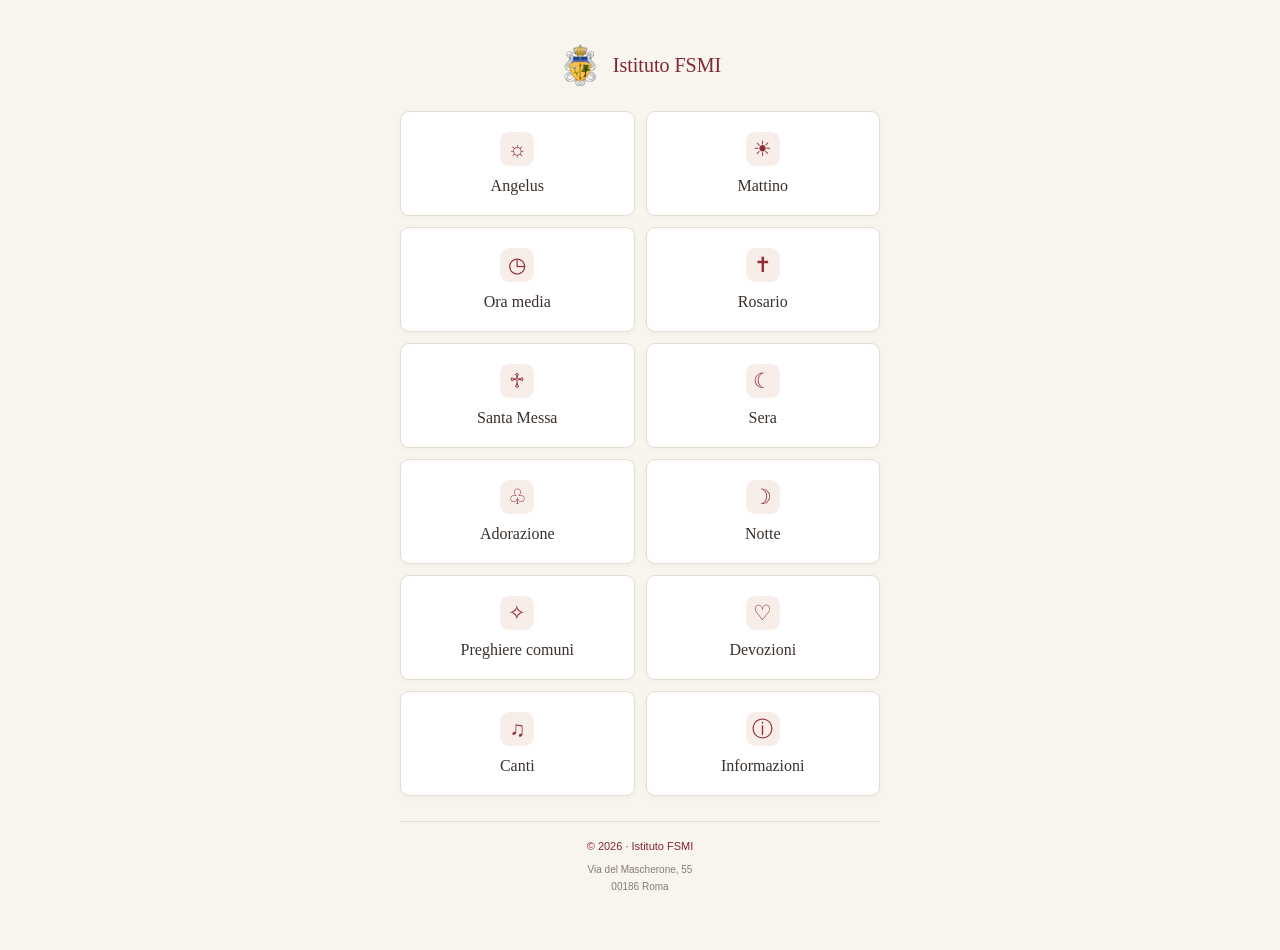
<file: index.html>
<!DOCTYPE html>
<html lang="it">
<head>
    <meta charset="UTF-8">
    <meta name="viewport" content="width=device-width, initial-scale=1.0">

    <title>Istituto FSMI - Preghiere</title>

    <meta name="theme-color" content="#f8f5ef">
    <meta name="apple-mobile-web-app-capable" content="yes">

    <link rel="stylesheet" href="css/style.css">
    <link rel="manifest" href="manifest.webmanifest">

    <style>
        :root {
            --background: #f8f5ef;
            --surface: #ffffff;
            --text: #39312c;
            --red: #842630;
            --icon-bg: #f8eee9;
            --icon-color: #922d36;
            --border: #e7ddcf;
            --muted: #877b70;
        }

        * {
            box-sizing: border-box;
        }

        body {
            margin: 0;
            min-height: 100vh;
            background: var(--background);
            color: var(--text);
            font-family: Arial, sans-serif;
            -webkit-font-smoothing: antialiased;
        }

        a {
            color: inherit;
            text-decoration: none;
        }

        /* MAIN PAGE */

        .page {
            width: min(100% - 28px, 480px);
            margin: 0 auto;
            padding: 24px 0 20px;
        }

        /* HEADER */

        .brand {
            display: flex;
            justify-content: center;
            align-items: center;
            gap: 11px;
            margin: 2px 0 24px;
        }

        .logo {
            width: 43px;
            height: 43px;
            object-fit: contain;
        }

        .brand-name {
            margin: 0;
            color: var(--red);
            font-family: Georgia, "Times New Roman", serif;
            font-size: 20px;
            font-weight: 400;
        }

        /* NAVIGATION GRID */

        .navigation-grid {
            display: grid;
            grid-template-columns: repeat(2, minmax(0, 1fr));
            gap: 11px;
        }

        .navigation-card {
            display: flex;
            flex-direction: column;
            justify-content: center;
            align-items: center;
            gap: 10px;

            min-width: 0;
            min-height: 105px;
            padding: 12px 8px;

            background: var(--surface);
            border: 1px solid var(--border);
            border-radius: 9px;

            text-align: center;

            box-shadow: 0 2px 5px rgba(71, 50, 28, 0.04);

            transition:
                transform 150ms ease,
                background 150ms ease,
                border-color 150ms ease;

            -webkit-tap-highlight-color: transparent;
        }

        .navigation-icon {
            display: grid;
            place-items: center;

            width: 34px;
            height: 34px;

            border-radius: 9px;
            background: var(--icon-bg);

            color: var(--icon-color);
            font-size: 21px;
            line-height: 1;
        }

        .navigation-title {
            color: var(--text);
            font-family: Georgia, "Times New Roman", serif;
            font-size: 16px;
            font-weight: 400;
            line-height: 1.2;
        }

        /* INTERACTION */

        @media (hover: hover) {
            .navigation-card:hover {
                background: #fffdfa;
                border-color: #d9c6ad;
            }
        }

        .navigation-card:active {
            transform: scale(0.98);
            background: #f5eee5;
        }

        .navigation-card:focus-visible {
            outline: 2px solid #b18a4b;
            outline-offset: 3px;
        }

        /* FOOTER */

        .footer {
            margin-top: 25px;
            padding-top: 15px;
            border-top: 1px solid var(--border);
            text-align: center;
        }

        .copyright {
            margin: 0 0 6px;
            color: var(--red);
            font-size: 11px;
        }

        .address {
            margin: 0;
            color: var(--muted);
            font-size: 10px;
            line-height: 1.7;
        }

        /* SMALL SCREENS */

        @media (max-width: 350px) {
            .page {
                width: min(100% - 22px, 480px);
            }

            .navigation-grid {
                gap: 8px;
            }

            .navigation-card {
                min-height: 96px;
                padding: 9px 5px;
            }

            .navigation-title {
                font-size: 14px;
            }

            .brand-name {
                font-size: 18px;
            }
        }

        /* ACCESSIBILITY */

        @media (prefers-reduced-motion: reduce) {
            *,
            *::before,
            *::after {
                scroll-behavior: auto !important;
                transition-duration: 0.01ms !important;
            }
        }
    </style>
</head>

<body>

    <main class="page">

        <!-- HEADER -->

        <header class="brand">
            <img
                src="images/logo.png"
                alt="Logo FSMI"
                class="logo"
            >

            <h1 class="brand-name">Istituto FSMI</h1>
        </header>


        <!-- NAVIGATION -->

        <nav class="navigation-grid" aria-label="Navigazione principale">

            <a href="angelus.html" class="navigation-card">
                <span class="navigation-icon" aria-hidden="true">☼</span>
                <span class="navigation-title">Angelus</span>
            </a>

            <a href="morning-prayer.html" class="navigation-card">
                <span class="navigation-icon" aria-hidden="true">☀</span>
                <span class="navigation-title">Mattino</span>
            </a>

            <a href="sesta-nona.html" class="navigation-card">
                <span class="navigation-icon" aria-hidden="true">◷</span>
                <span class="navigation-title">Ora media</span>
            </a>

            <a href="rosary.html" class="navigation-card">
                <span class="navigation-icon" aria-hidden="true">✝</span>
                <span class="navigation-title">Rosario</span>
            </a>

            <a href="mass-guide.html" class="navigation-card">
                <span class="navigation-icon" aria-hidden="true">♱</span>
                <span class="navigation-title">Santa Messa</span>
            </a>

            <a href="evening-prayer.html" class="navigation-card">
                <span class="navigation-icon" aria-hidden="true">☾</span>
                <span class="navigation-title">Sera</span>
            </a>

            <a href="adorazione.html" class="navigation-card">
                <span class="navigation-icon" aria-hidden="true">♧</span>
                <span class="navigation-title">Adorazione</span>
            </a>

            <a href="night-prayer.html" class="navigation-card">
                <span class="navigation-icon" aria-hidden="true">☽</span>
                <span class="navigation-title">Notte</span>
            </a>

            <a href="basic-prayers.html" class="navigation-card">
                <span class="navigation-icon" aria-hidden="true">✧</span>
                <span class="navigation-title">Preghiere comuni</span>
            </a>

            <a href="devotions.html" class="navigation-card">
                <span class="navigation-icon" aria-hidden="true">♡</span>
                <span class="navigation-title">Devozioni</span>
            </a>

            <a href="songbook.html" class="navigation-card">
                <span class="navigation-icon" aria-hidden="true">♫</span>
                <span class="navigation-title">Canti</span>
            </a>

            <a href="about.html" class="navigation-card">
                <span class="navigation-icon" aria-hidden="true">ⓘ</span>
                <span class="navigation-title">Informazioni</span>
            </a>

        </nav>


        <!-- FOOTER -->

        <footer class="footer">

            <p class="copyright">
                © 2026 · Istituto FSMI
            </p>

            <p class="address">
                Via del Mascherone, 55<br>
                00186 Roma
            </p>

        </footer>

    </main>

    <script src="js/navigation.js"></script>

</body>
</html>
</file>
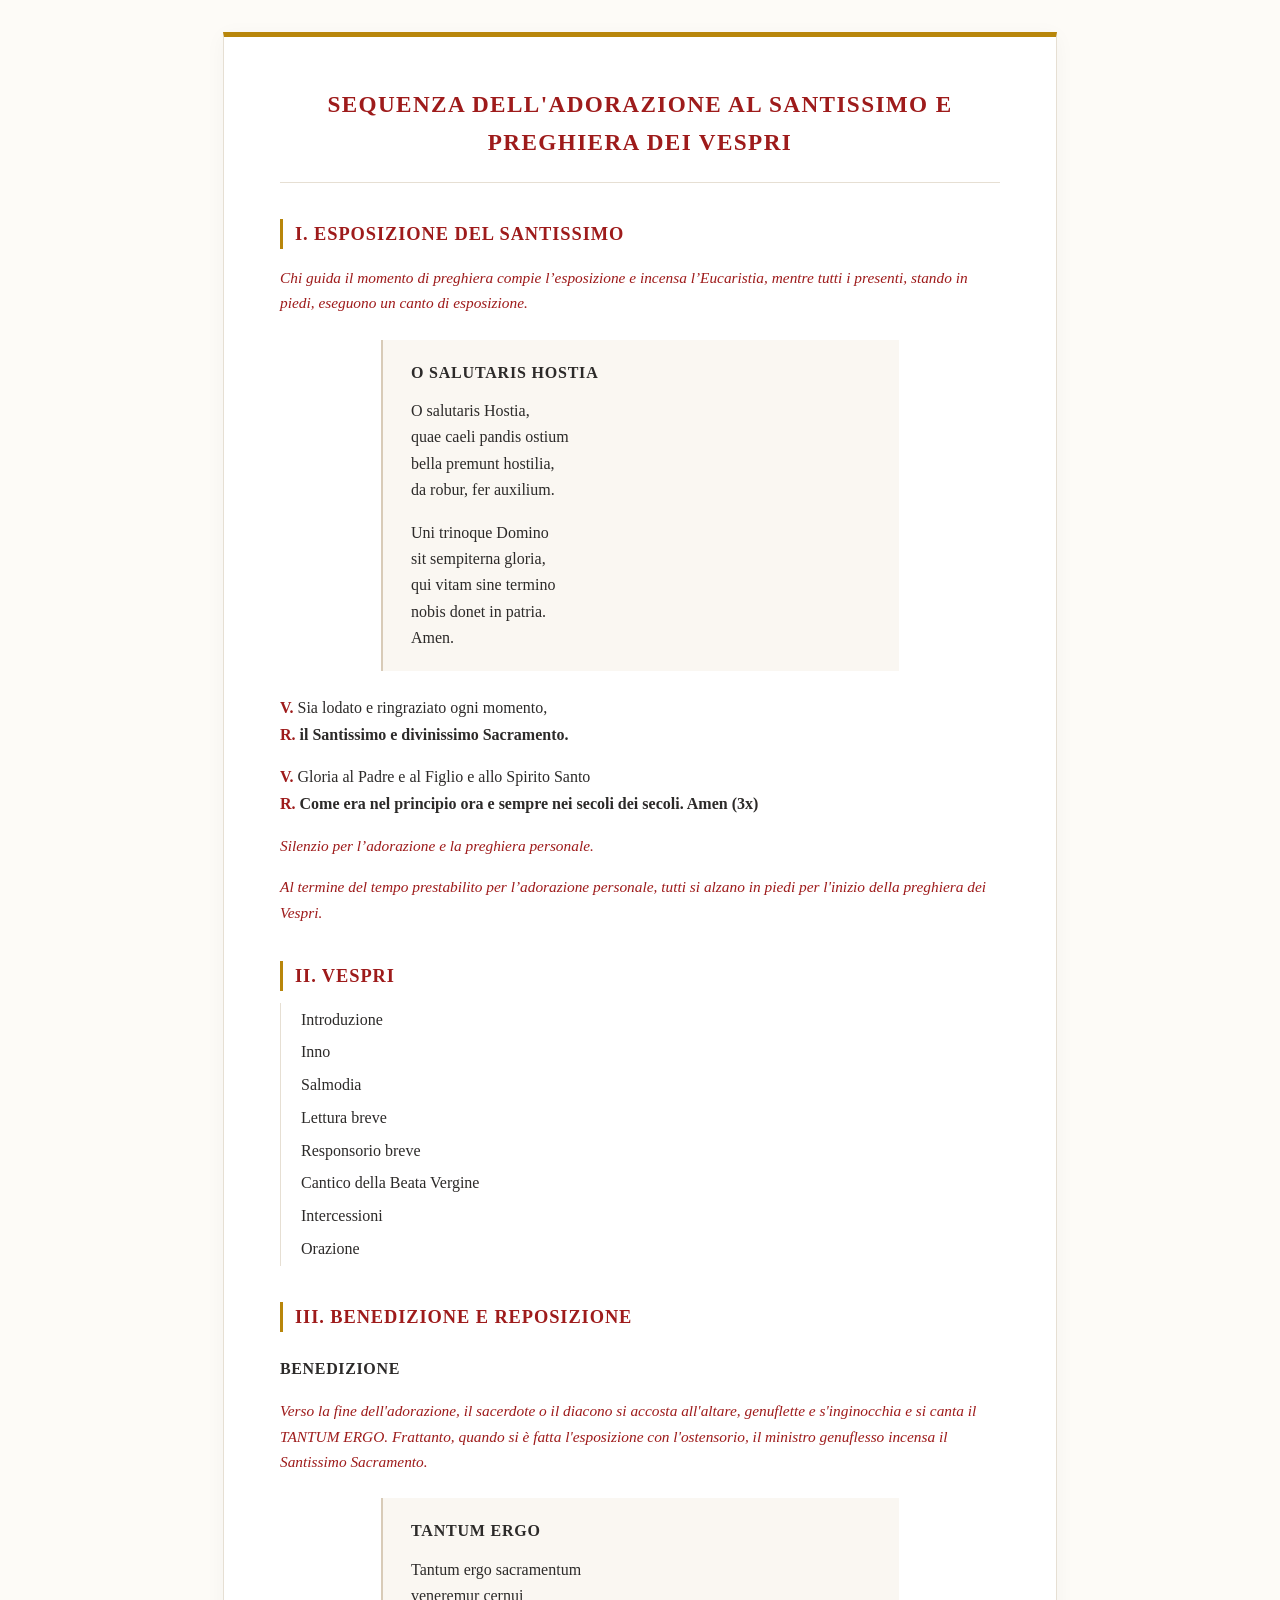
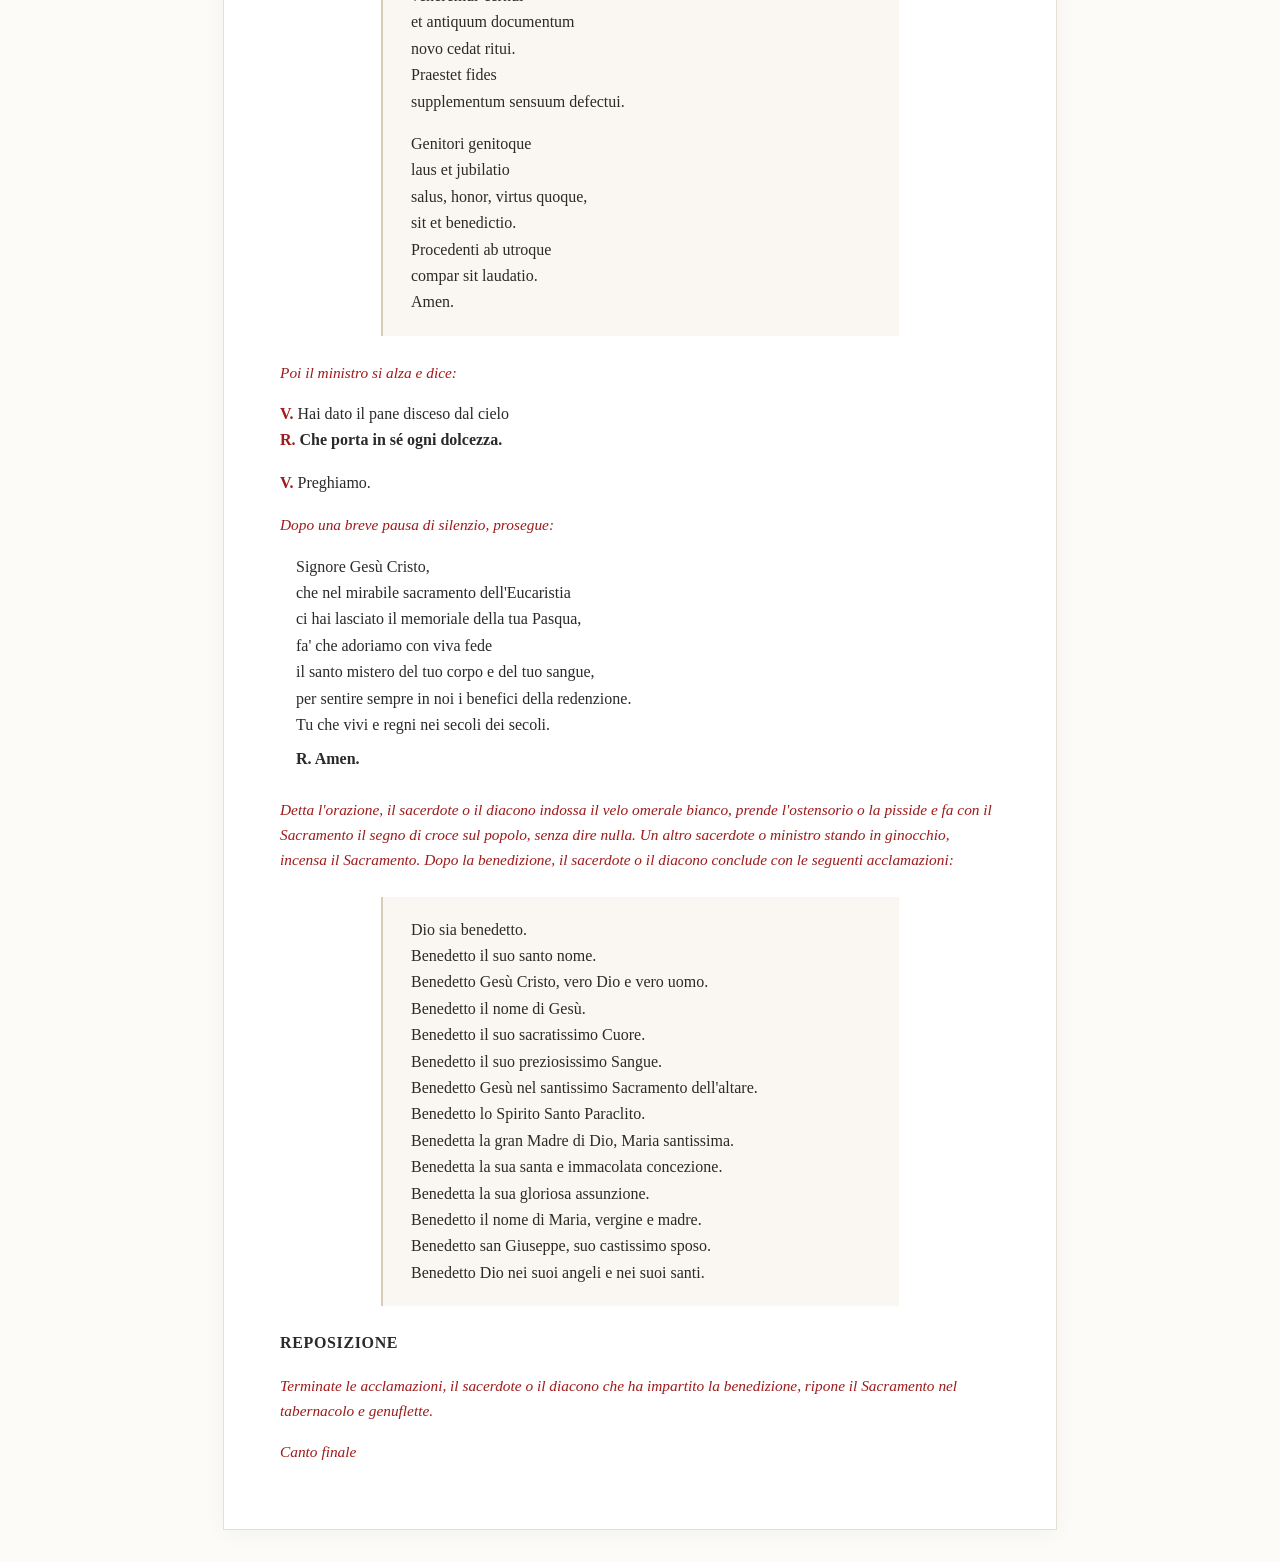
<file: adorazione.html>
<!DOCTYPE html>
<html lang="it">
<head>
  <meta charset="UTF-8">
  <meta name="viewport" content="width=device-width, initial-scale=1.0">
  <title>Sequenza dell'Adorazione al Santissimo e Preghiera dei Vespri</title>
  <style>
    :root {
      --rubric-red: #9e1b1b;
      --gold-accent: #b8860b;
      --text-dark: #2c2a29;
      --bg-parchment: #fdfbf7;
      --card-bg: #ffffff;
    }

    body {
      font-family: "Georgia", "Times New Roman", serif;
      line-height: 1.65;
      color: var(--text-dark);
      background-color: var(--bg-parchment);
      margin: 0;
      padding: 2rem 1rem;
    }

    .liturgy-container {
      max-width: 720px;
      margin: 0 auto;
      background-color: var(--card-bg);
      padding: 3rem 3.5rem;
      border: 1px solid #e6dfd3;
      border-top: 5px solid var(--gold-accent);
      box-shadow: 0 4px 20px rgba(0, 0, 0, 0.04);
    }

    h1 {
      text-align: center;
      font-size: 1.45rem;
      letter-spacing: 0.06em;
      color: var(--rubric-red);
      border-bottom: 1px solid #e6dfd3;
      padding-bottom: 1.25rem;
      margin-top: 0;
      margin-bottom: 2rem;
    }

    h2 {
      font-size: 1.15rem;
      letter-spacing: 0.05em;
      color: var(--rubric-red);
      margin-top: 2.25rem;
      margin-bottom: 0.75rem;
      border-left: 3px solid var(--gold-accent);
      padding-left: 0.75rem;
    }

    h3 {
      font-size: 1rem;
      letter-spacing: 0.04em;
      color: var(--text-dark);
      margin-top: 1.5rem;
      margin-bottom: 0.5rem;
    }

    .rubric {
      color: var(--rubric-red);
      font-style: italic;
      margin: 1rem 0;
      font-size: 0.96rem;
    }

    .hymn, .acclamations {
      margin: 1.5rem auto;
      padding: 1.25rem 1.75rem;
      background-color: #faf7f2;
      border-left: 2px solid #d8cbb8;
      max-width: 460px;
    }

    .hymn-title {
      font-weight: bold;
      letter-spacing: 0.05em;
      margin-bottom: 0.75rem;
      color: var(--text-dark);
    }

    .stanza {
      margin-bottom: 1rem;
    }

    .stanza:last-child {
      margin-bottom: 0;
    }

    .versicle-response {
      margin: 1rem 0;
    }

    .versicle-response .label {
      color: var(--rubric-red);
      font-weight: bold;
    }

    .response {
      font-weight: bold;
    }

    .vespri-list {
      list-style-type: none;
      padding-left: 1.25rem;
      margin: 0.75rem 0 1.5rem;
      border-left: 1px solid #e6dfd3;
    }

    .vespri-list li {
      padding: 0.2rem 0;
    }

    .prayer {
      margin: 1rem 0 1.5rem;
      padding-left: 1rem;
    }

    @media (max-width: 600px) {
      .liturgy-container {
        padding: 1.75rem 1.25rem;
      }
      .hymn, .acclamations {
        padding: 1rem;
      }
    }
  </style>
</head>
<body>

  <main class="liturgy-container">
    <h1>SEQUENZA DELL'ADORAZIONE AL SANTISSIMO E PREGHIERA DEI VESPRI</h1>

    <h2>I. ESPOSIZIONE DEL SANTISSIMO</h2>
    <p class="rubric">
      Chi guida il momento di preghiera compie l’esposizione e incensa l’Eucaristia, mentre tutti i presenti, stando in piedi, eseguono un canto di esposizione.
    </p>

    <div class="hymn">
      <div class="hymn-title">O SALUTARIS HOSTIA</div>
      <div class="stanza">
        O salutaris Hostia,<br>
        quae caeli pandis ostium<br>
        bella premunt hostilia,<br>
        da robur, fer auxilium.
      </div>
      <div class="stanza">
        Uni trinoque Domino<br>
        sit sempiterna gloria,<br>
        qui vitam sine termino<br>
        nobis donet in patria.<br>
        Amen.
      </div>
    </div>

    <div class="versicle-response">
      <div><span class="label">V.</span> Sia lodato e ringraziato ogni momento,</div>
      <div class="response"><span class="label">R.</span> il Santissimo e divinissimo Sacramento.</div>
    </div>

    <div class="versicle-response">
      <div><span class="label">V.</span> Gloria al Padre e al Figlio e allo Spirito Santo</div>
      <div class="response"><span class="label">R.</span> Come era nel principio ora e sempre nei secoli dei secoli. Amen (3x)</div>
    </div>

    <p class="rubric">Silenzio per l’adorazione e la preghiera personale.</p>
    <p class="rubric">Al termine del tempo prestabilito per l’adorazione personale, tutti si alzano in piedi per l'inizio della preghiera dei Vespri.</p>

    <h2>II. VESPRI</h2>
    <ul class="vespri-list">
      <li>Introduzione</li>
      <li>Inno</li>
      <li>Salmodia</li>
      <li>Lettura breve</li>
      <li>Responsorio breve</li>
      <li>Cantico della Beata Vergine</li>
      <li>Intercessioni</li>
      <li>Orazione</li>
    </ul>

    <h2>III. BENEDIZIONE E REPOSIZIONE</h2>
    
    <h3>BENEDIZIONE</h3>
    <p class="rubric">
      Verso la fine dell'adorazione, il sacerdote o il diacono si accosta all'altare, genuflette e s'inginocchia e si canta il TANTUM ERGO. Frattanto, quando si è fatta l'esposizione con l'ostensorio, il ministro genuflesso incensa il Santissimo Sacramento.
    </p>

    <div class="hymn">
      <div class="hymn-title">TANTUM ERGO</div>
      <div class="stanza">
        Tantum ergo sacramentum<br>
        veneremur cernui<br>
        et antiquum documentum<br>
        novo cedat ritui.<br>
        Praestet fides<br>
        supplementum sensuum defectui.
      </div>
      <div class="stanza">
        Genitori genitoque<br>
        laus et jubilatio<br>
        salus, honor, virtus quoque,<br>
        sit et benedictio.<br>
        Procedenti ab utroque<br>
        compar sit laudatio.<br>
        Amen.
      </div>
    </div>

    <p class="rubric">Poi il ministro si alza e dice:</p>

    <div class="versicle-response">
      <div><span class="label">V.</span> Hai dato il pane disceso dal cielo</div>
      <div class="response"><span class="label">R.</span> Che porta in sé ogni dolcezza.</div>
    </div>

    <div class="versicle-response">
      <div><span class="label">V.</span> Preghiamo.</div>
    </div>

    <p class="rubric">Dopo una breve pausa di silenzio, prosegue:</p>

    <div class="prayer">
      Signore Gesù Cristo,<br>
      che nel mirabile sacramento dell'Eucaristia<br>
      ci hai lasciato il memoriale della tua Pasqua,<br>
      fa' che adoriamo con viva fede<br>
      il santo mistero del tuo corpo e del tuo sangue,<br>
      per sentire sempre in noi i benefici della redenzione.<br>
      Tu che vivi e regni nei secoli dei secoli.<br>
      <div class="response" style="margin-top: 0.5rem;"><span class="label">R.</span> Amen.</div>
    </div>

    <p class="rubric">
      Detta l'orazione, il sacerdote o il diacono indossa il velo omerale bianco, prende l'ostensorio o la pisside e fa con il Sacramento il segno di croce sul popolo, senza dire nulla. Un altro sacerdote o ministro stando in ginocchio, incensa il Sacramento. Dopo la benedizione, il sacerdote o il diacono conclude con le seguenti acclamazioni:
    </p>

    <div class="acclamations">
      Dio sia benedetto.<br>
      Benedetto il suo santo nome.<br>
      Benedetto Gesù Cristo, vero Dio e vero uomo.<br>
      Benedetto il nome di Gesù.<br>
      Benedetto il suo sacratissimo Cuore.<br>
      Benedetto il suo preziosissimo Sangue.<br>
      Benedetto Gesù nel santissimo Sacramento dell'altare.<br>
      Benedetto lo Spirito Santo Paraclito.<br>
      Benedetta la gran Madre di Dio, Maria santissima.<br>
      Benedetta la sua santa e immacolata concezione.<br>
      Benedetta la sua gloriosa assunzione.<br>
      Benedetto il nome di Maria, vergine e madre.<br>
      Benedetto san Giuseppe, suo castissimo sposo.<br>
      Benedetto Dio nei suoi angeli e nei suoi santi.
    </div>

    <h3>REPOSIZIONE</h3>
    <p class="rubric">
      Terminate le acclamazioni, il sacerdote o il diacono che ha impartito la benedizione, ripone il Sacramento nel tabernacolo e genuflette.
    </p>
    <p class="rubric">Canto finale</p>
  </main>

</body>
</html>
</file>
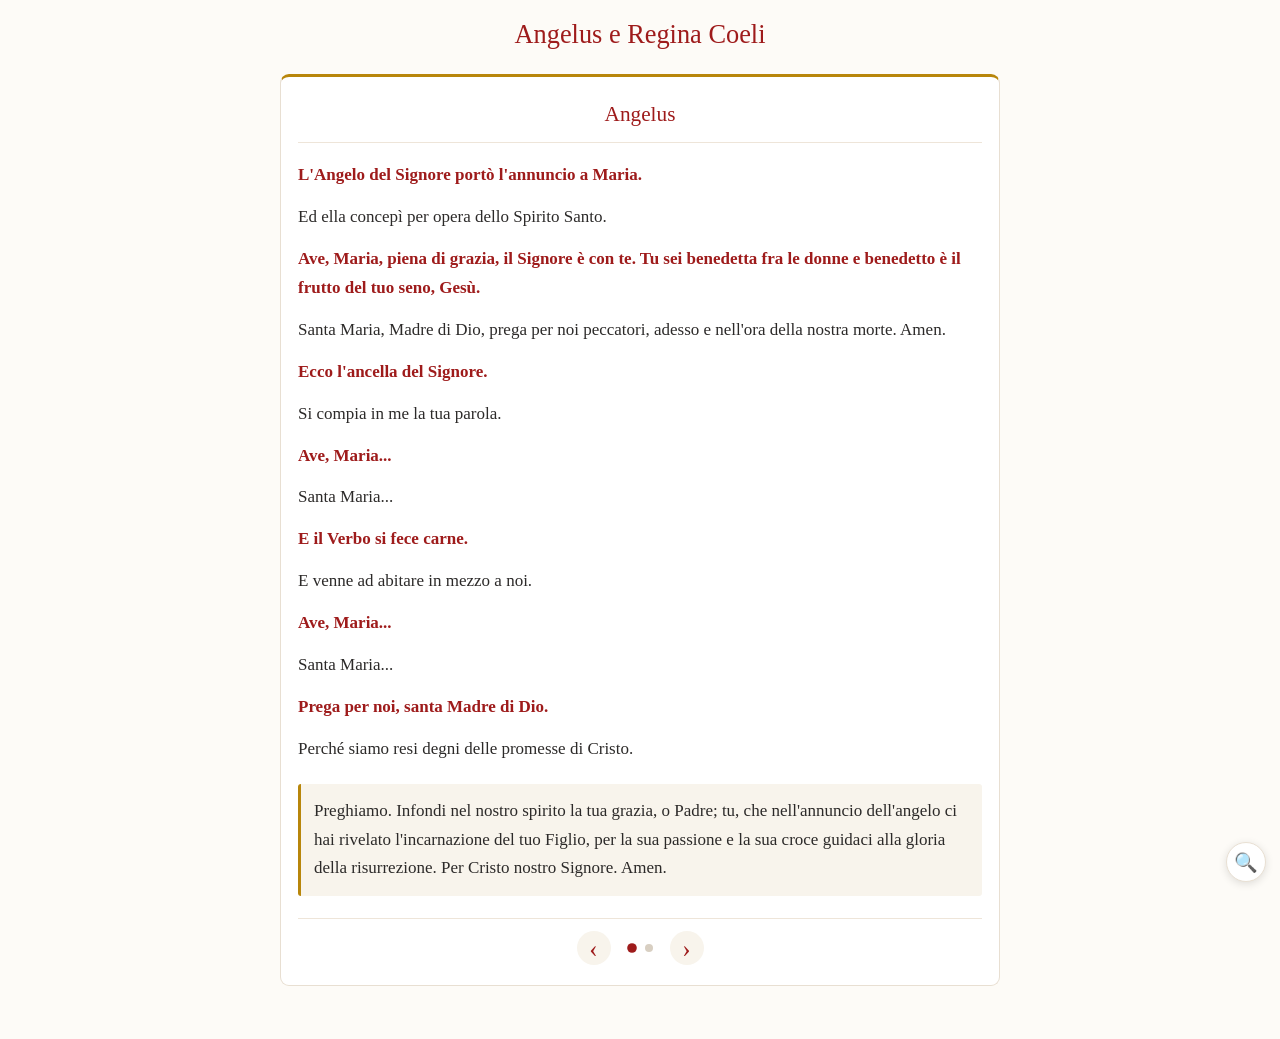
<file: angelus.html>
<!DOCTYPE html>
<html lang="it">

<head>
    <meta charset="UTF-8">
    <meta name="viewport" content="width=device-width, initial-scale=1.0">

    <meta name="theme-color" content="#fdfbf7">

    <link rel="manifest" href="manifest.webmanifest">
    <link rel="stylesheet" href="css/style.css">

    <title>Angelus e Regina Coeli</title>
</head>

<body data-zoom="true">

    <main class="prayer-container">

        <header class="page-header">
            <h1>Angelus e Regina Coeli</h1>
        </header>

        <!-- =================================
             SLIDER 1: ANGELUS / REGINA COELI
        ================================== -->

        <section class="prayer-card">

            <div class="content-slider">

                <div class="slider-pages">

                    <!-- ANGELUS -->
                    <article class="slider-page active">

                        <h2>Angelus</h2>

                        <div class="prayer-text">

                            <p class="rubric">
                                L'Angelo del Signore portò l'annuncio a Maria.
                            </p>
                            <p>
                                Ed ella concepì per opera dello Spirito Santo.
                            </p>

                            <p class="rubric">
                                Ave, Maria, piena di grazia, il Signore è con te.
                                Tu sei benedetta fra le donne e benedetto è il frutto
                                del tuo seno, Gesù.
                            </p>
                            <p>
                                Santa Maria, Madre di Dio, prega per noi peccatori,
                                adesso e nell'ora della nostra morte. Amen.
                            </p>

                            <p class="rubric">
                                Ecco l'ancella del Signore.
                            </p>
                            <p>
                                Si compia in me la tua parola.
                            </p>

                            <p class="rubric">
                                Ave, Maria...
                            </p>
                            <p>
                                Santa Maria...
                            </p>

                            <p class="rubric">
                                E il Verbo si fece carne.
                            </p>
                            <p>
                                E venne ad abitare in mezzo a noi.
                            </p>

                            <p class="rubric">
                                Ave, Maria...
                            </p>
                            <p>
                                Santa Maria...
                            </p>

                            <p class="rubric">
                                Prega per noi, santa Madre di Dio.
                            </p>
                            <p>
                                Perché siamo resi degni delle promesse di Cristo.
                            </p>

                            <p class="prayer">
                                Preghiamo.
                                Infondi nel nostro spirito la tua grazia, o Padre;
                                tu, che nell'annuncio dell'angelo ci hai rivelato
                                l'incarnazione del tuo Figlio, per la sua passione
                                e la sua croce guidaci alla gloria della risurrezione.
                                Per Cristo nostro Signore. Amen.
                            </p>

                        </div>

                    </article>


                    <!-- REGINA COELI -->
                    <article class="slider-page">

                        <h2>Regina Coeli</h2>

                        <div class="language-container">

                            <div class="language-buttons">

                                <button type="button"
                                    class="language-button active"
                                    data-language-target="regina-italiano">
                                    Italiano
                                </button>

                                <button type="button"
                                    class="language-button"
                                    data-language-target="regina-latino">
                                    Latino
                                </button>

                            </div>

                            <div id="regina-italiano"
    class="prayer-language active">

    <p class="rubric">
        Regina dei cieli, rallegrati, alleluia.
    </p>
    <p>
        Cristo, che hai portato nel grembo, alleluia,
        è risorto, come aveva promesso, alleluia.
    </p>
    <p class="rubric">
        Prega il Signore per noi, alleluia.
    </p>
    <p>
        Perché siamo resi degni delle promesse di Cristo.
    </p>

    <p class="prayer">
        Preghiamo.
        O Dio, che nella gloriosa risurrezione del tuo Figlio
        hai ridato la gioia al mondo intero, per intercessione
        di Maria Vergine concedi a noi di godere la gioia
        della vita senza fine. Per Cristo nostro Signore. Amen.
    </p>

</div>

                            <div id="regina-latino"
    class="prayer-language">

    <p class="rubric">
        Regina caeli, laetare, alleluia.
    </p>
    <p>
        Quia quem meruisti portare, alleluia,
        resurrexit, sicut dixit, alleluia.
    </p>
    <p class="rubric">
        Ora pro nobis Deum, alleluia.
    </p>
    <p>
        Gaude et laetare virgo Maria, alleluia, quia quem resurrexit..
    </p>

    <p class="prayer">
        Oremus.
        Deus, qui per resurrectionem Filii tui,
        Domini nostri Iesu Christi, mundum laetificare
        dignatus es: praesta, quaesumus, ut per eius
        Genetricem Virginem Mariam perpetuae capiamus
        gaudia vitae. Per eundem Christum Dominum
        nostrum. Amen.
    </p>

</div>

                        </div>

                    </article>

                </div>


                <!-- SLIDER NAVIGATION -->
                <nav class="slider-navigation" aria-label="Navigazione">

                    <button type="button" class="slider-prev"
                        aria-label="Pagina precedente">
                        ‹
                    </button>

                    <div class="slider-dots"></div>

                    <button type="button" class="slider-next"
                        aria-label="Pagina successiva">
                        ›
                    </button>

                </nav>

            </div>

        </section>


        <!-- =================================
             OTHER PRAYER CONTENT
        ================================== -->



    </main>

    <script src="js/app.js"></script>

</body>
</html>
</file>
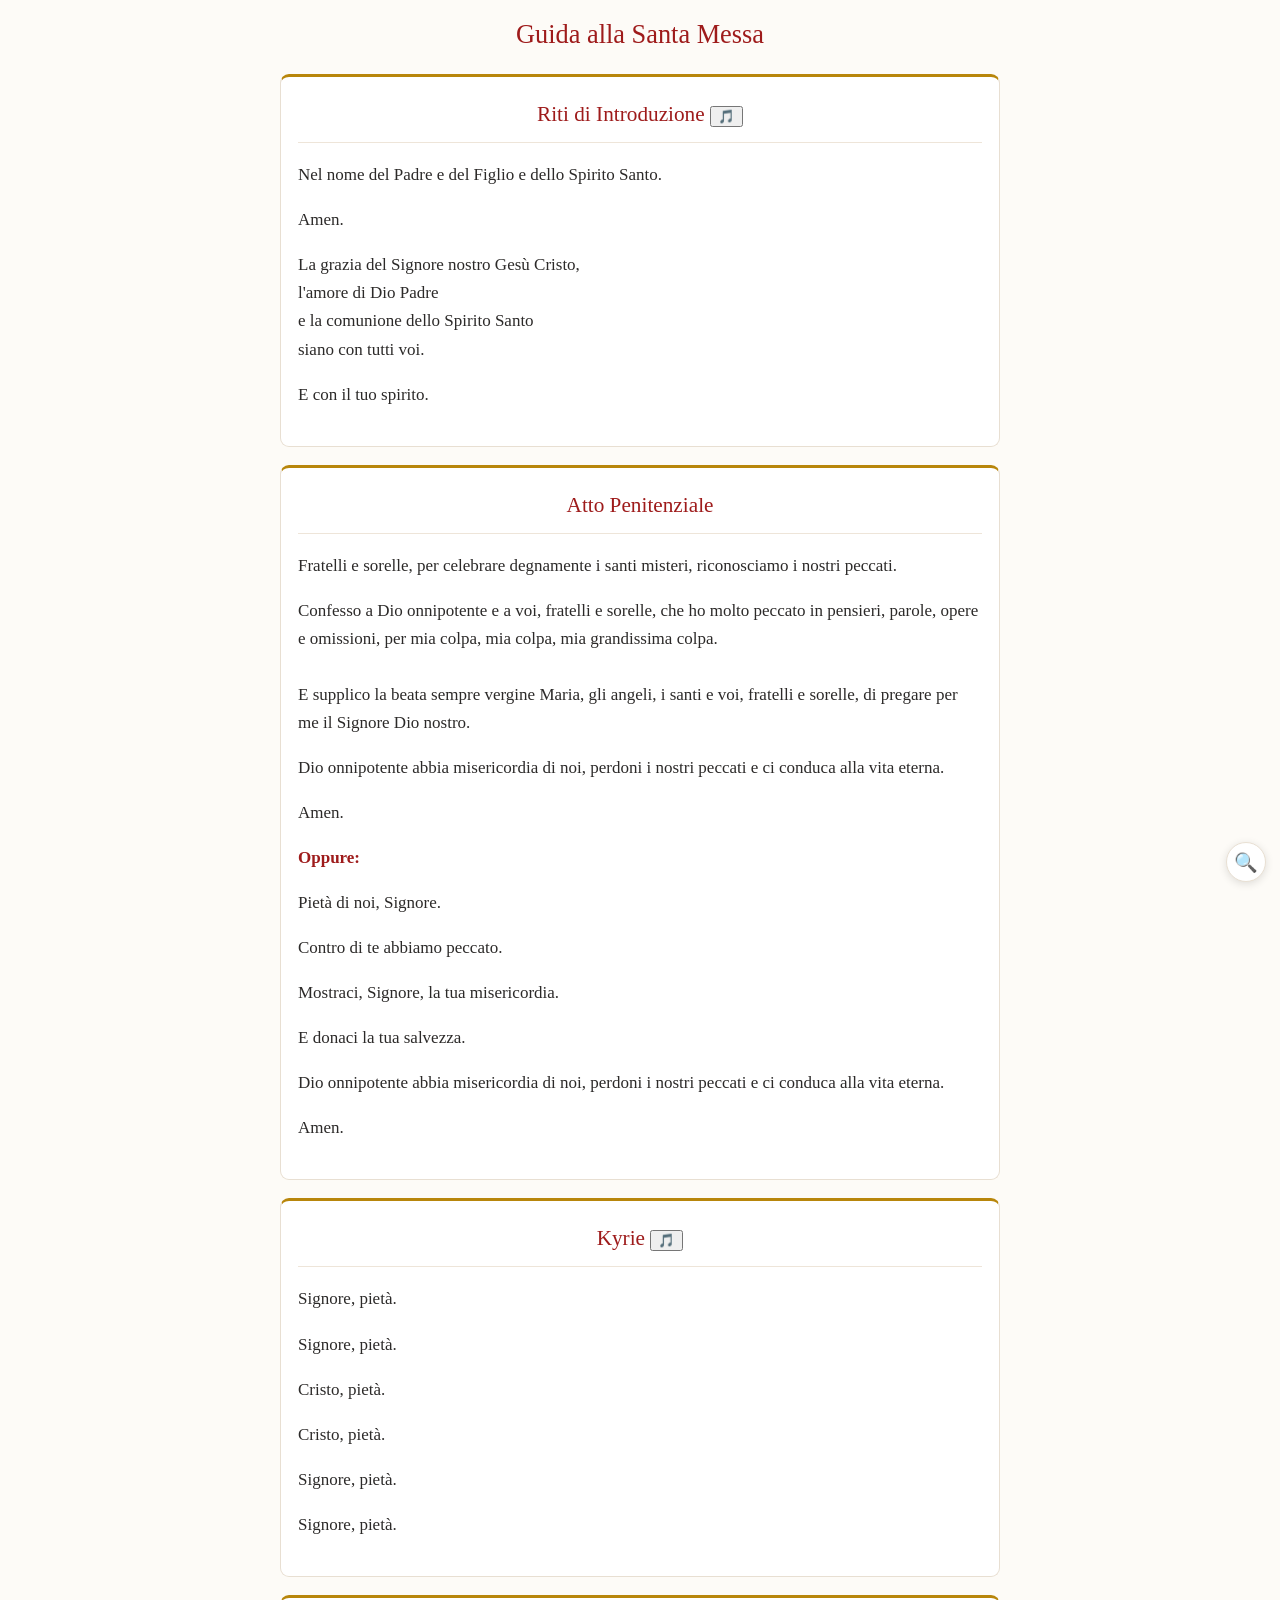
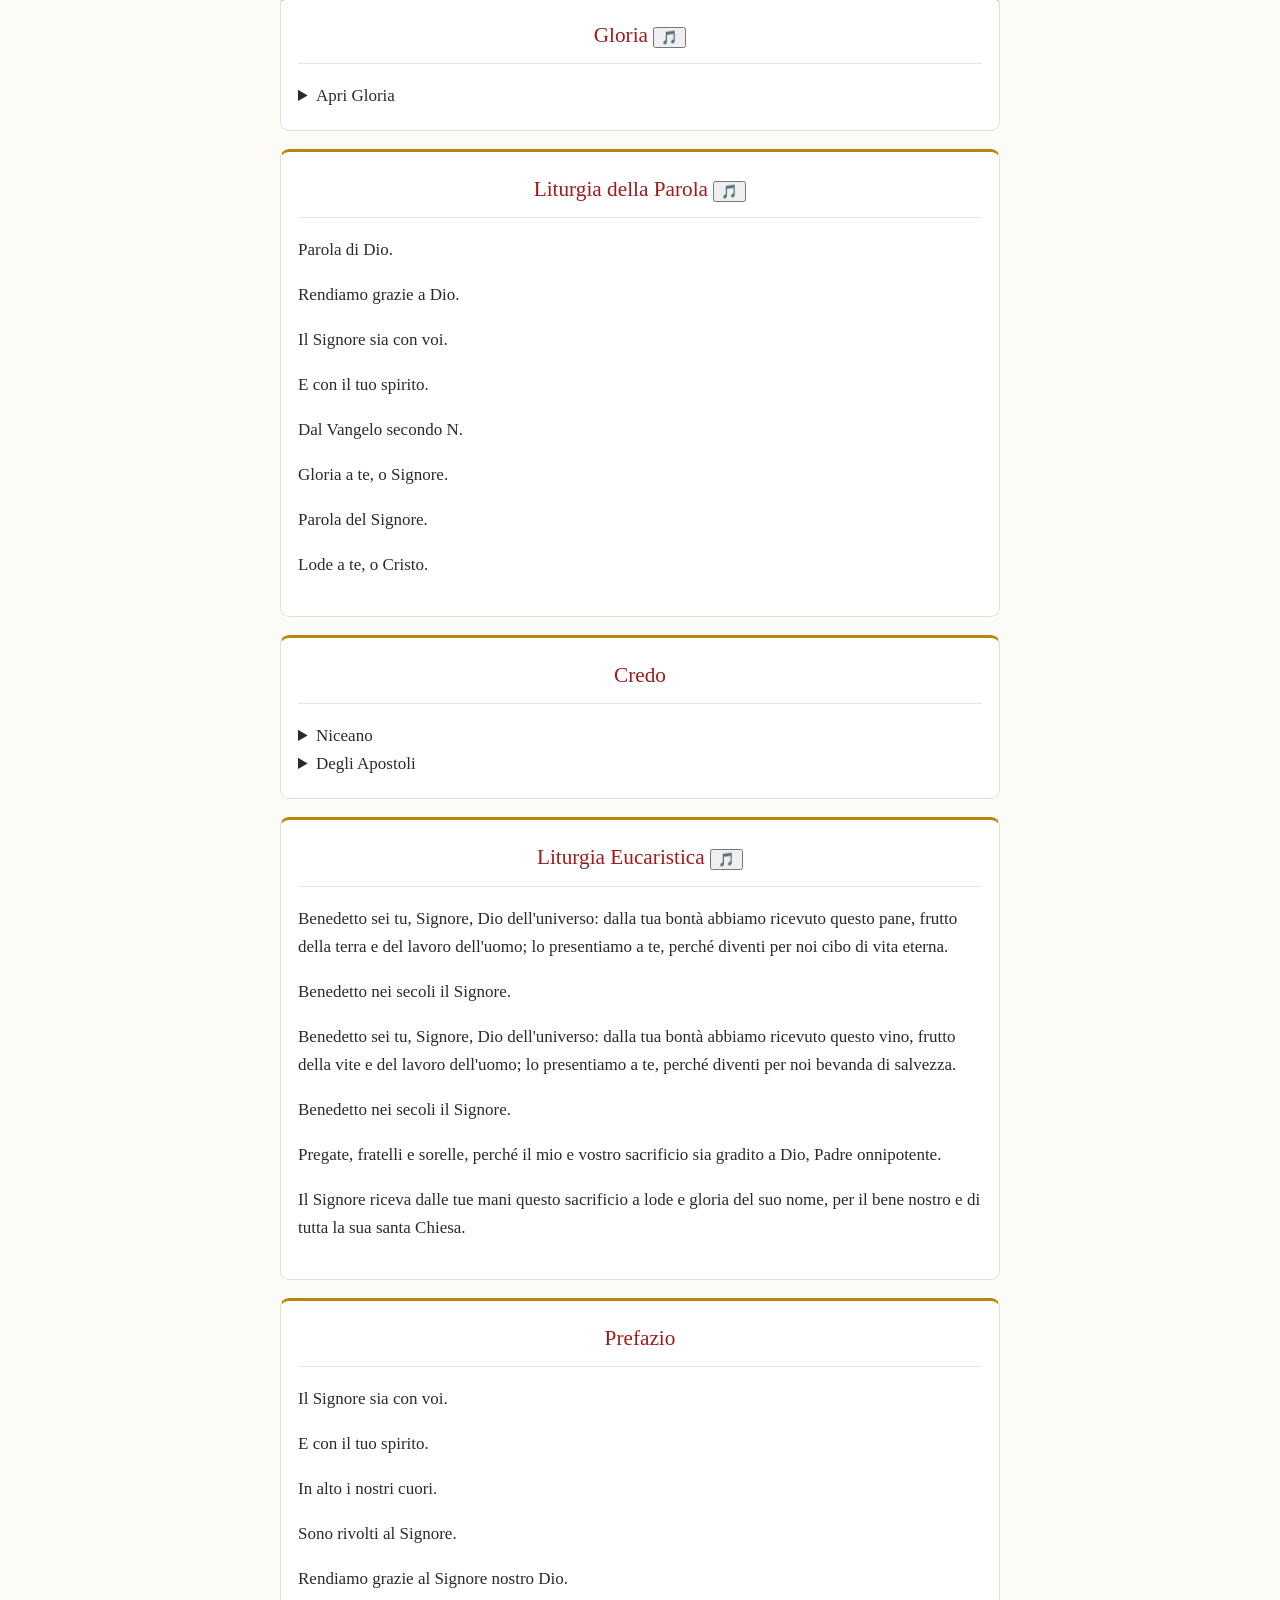
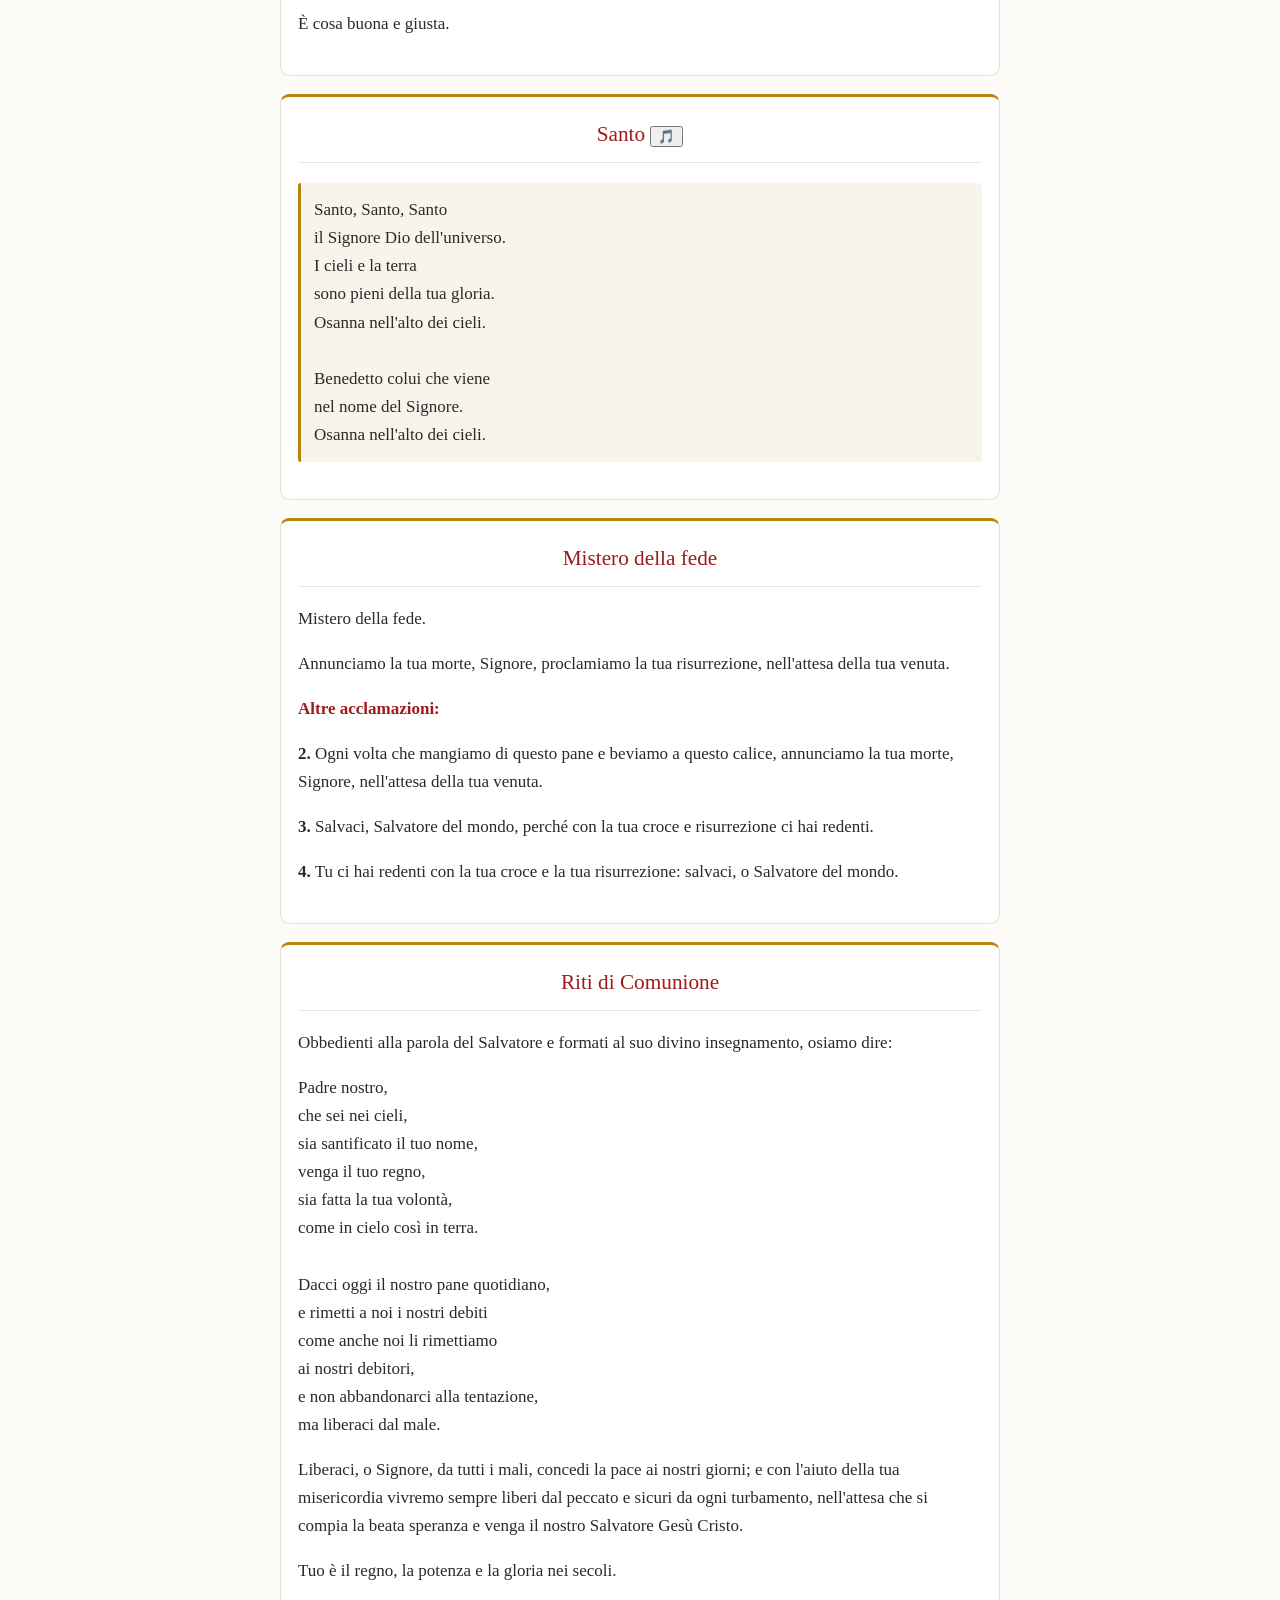
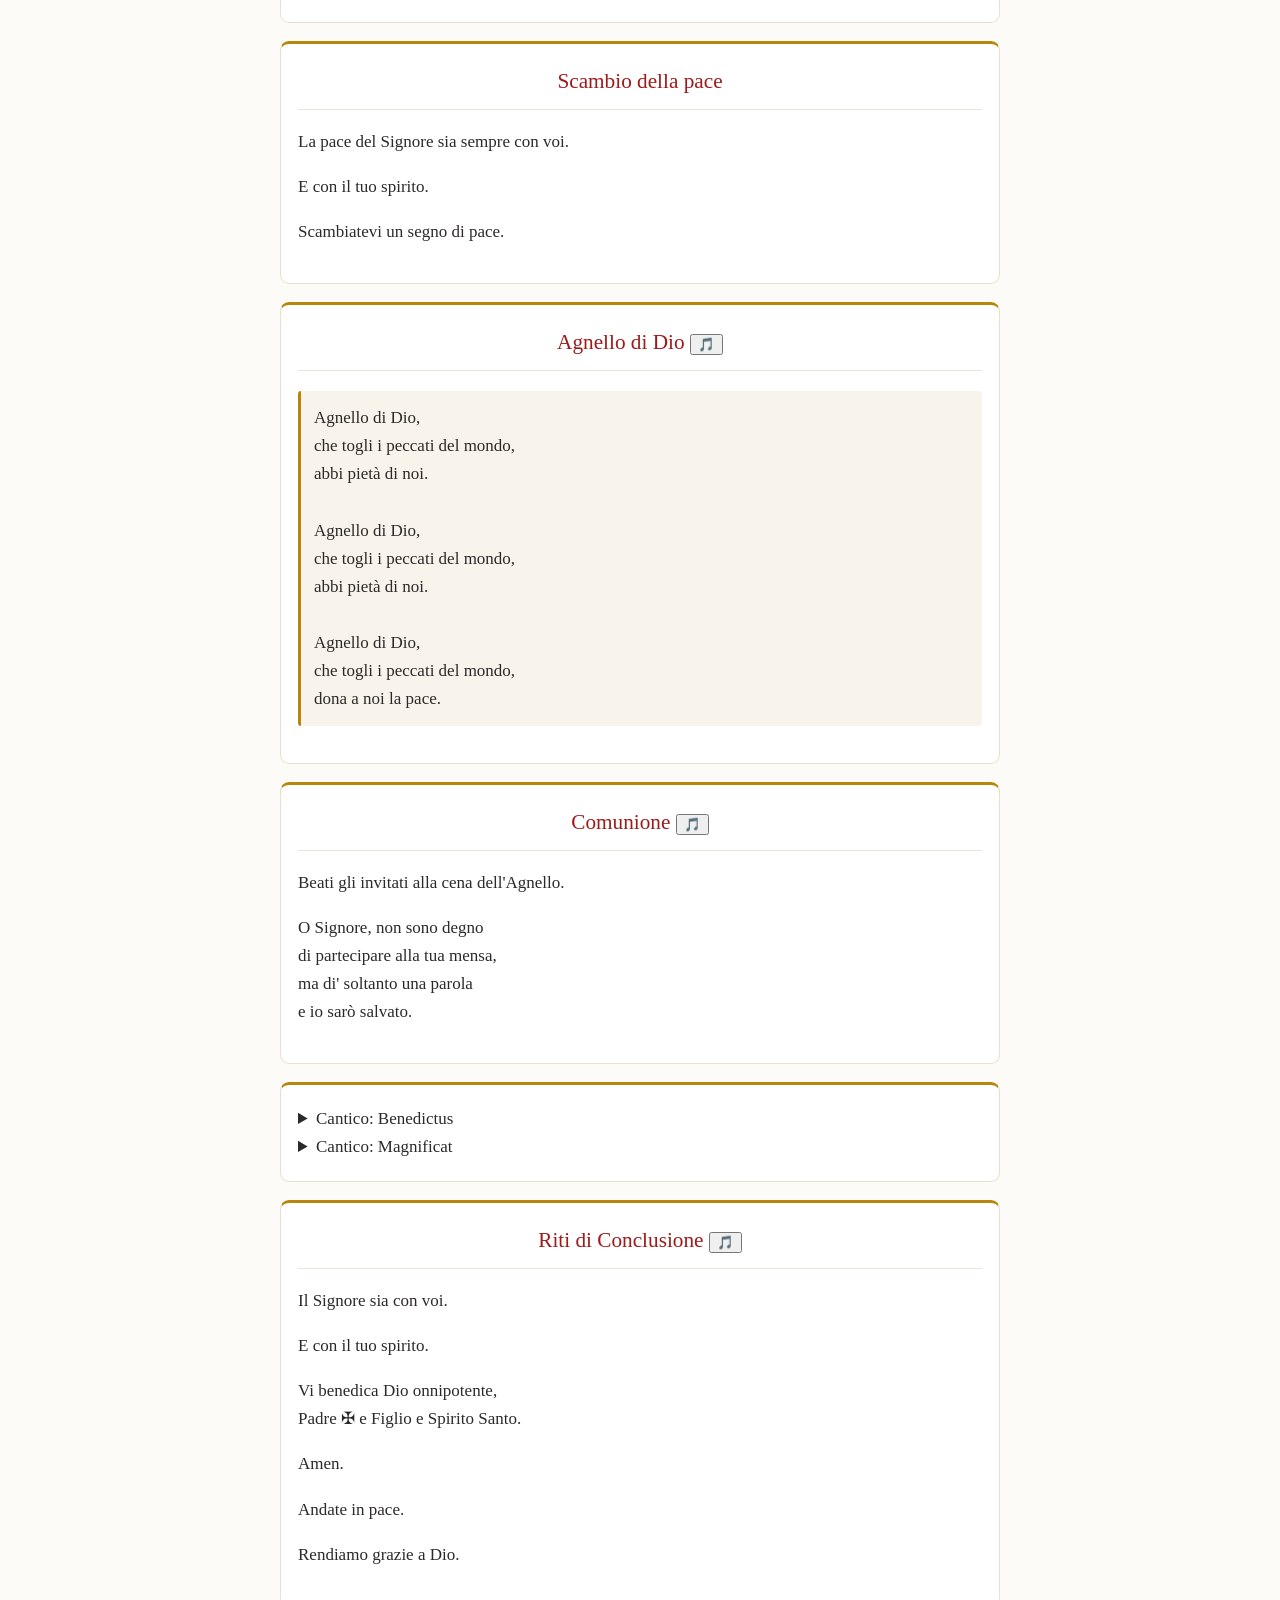
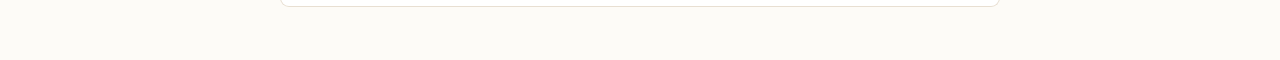
<file: mass-guide.html>
<!DOCTYPE html>
<html lang="it">

<head>
    <meta charset="UTF-8">
    <meta name="viewport" content="width=device-width, initial-scale=1.0">

    <title>Guida alla Santa Messa</title>

    <link rel="stylesheet" href="css/style.css">
    <link rel="manifest" href="manifest.webmanifest">

    <meta name="theme-color" content="#4aaee8">
    <meta name="apple-mobile-web-app-capable" content="yes">
    <meta name="apple-mobile-web-app-status-bar-style" content="default">
    <meta name="apple-mobile-web-app-title" content="Preghiera">
</head>

<body data-zoom="true">

<main class="prayer-container">

    <header class="page-header">
        <h1>Guida alla Santa Messa</h1>
    </header>


    <!-- =========================================
         1. RITI DI INTRODUZIONE
    ========================================== -->

    <section class="prayer-card">

        <h2>
            <span>Riti di Introduzione</span>
            <button type="button"
                class="song-button"
                data-song-category="Ingresso, Spirito Santo, Mariano, Avvento e Natale, Quaresima, Pasqua"
                aria-label="Canti di Ingresso">
                🎵
            </button>
        </h2>

        <div class="prayer-flow">

            <p class="priest">
                Nel nome del Padre e del Figlio e dello Spirito Santo.
            </p>

            <p class="response">Amen.</p>

            <p class="priest">
                La grazia del Signore nostro Gesù Cristo,<br>
                l'amore di Dio Padre<br>
                e la comunione dello Spirito Santo<br>
                siano con tutti voi.
            </p>

            <p class="response">E con il tuo spirito.</p>

        </div>

    </section>


    <!-- =========================================
         2. ATTO PENITENZIALE
    ========================================== -->

    <section class="prayer-card">

        <h2>Atto Penitenziale</h2>

        <div class="prayer-flow">

            <p class="priest">
                Fratelli e sorelle, per celebrare degnamente
                i santi misteri, riconosciamo i nostri peccati.
            </p>

            <p class="response">
                Confesso a Dio onnipotente
                e a voi, fratelli e sorelle,
                che ho molto peccato
                in pensieri, parole, opere e omissioni,
                per mia colpa, mia colpa,
                mia grandissima colpa.

                <br><br>

                E supplico la beata sempre vergine Maria,
                gli angeli, i santi
                e voi, fratelli e sorelle,
                di pregare per me il Signore Dio nostro.
            </p>

            <p class="priest">
                Dio onnipotente abbia misericordia di noi,
                perdoni i nostri peccati
                e ci conduca alla vita eterna.
            </p>

            <p class="response">Amen.</p>

            <p class="rubric">Oppure:</p>

            <p class="priest">Pietà di noi, Signore.</p>

            <p class="response">Contro di te abbiamo peccato.</p>

            <p class="priest">Mostraci, Signore, la tua misericordia.</p>

            <p class="response">E donaci la tua salvezza.</p>

            <p class="priest">
                Dio onnipotente abbia misericordia di noi,
                perdoni i nostri peccati
                e ci conduca alla vita eterna.
            </p>

            <p class="response">Amen.</p>

        </div>

    </section>


    <!-- =========================================
         3. KYRIE
    ========================================== -->

    <section class="prayer-card">

        <h2>
            <span>Kyrie</span>
            <button type="button"
                class="song-button"
                data-song-category="Ordinario"
                data-song-section="Kyrie"
                aria-label="Canti del Kyrie">
                🎵
            </button>
        </h2>

        <div class="prayer-flow">

            <p class="priest">Signore, pietà.</p>
            <p class="response">Signore, pietà.</p>

            <p class="priest">Cristo, pietà.</p>
            <p class="response">Cristo, pietà.</p>

            <p class="priest">Signore, pietà.</p>
            <p class="response">Signore, pietà.</p>

        </div>

    </section>


    <!-- =========================================
         4. GLORIA
    ========================================== -->

    <section class="prayer-card">

        <h2>
            <span>Gloria</span>
            <button type="button"
                class="song-button"
                data-song-category="Ordinario"
                data-song-section="Gloria"
                aria-label="Canti del Gloria">
                🎵
            </button>
        </h2>

        <details class="subdetails">

            <summary>Apri Gloria</summary>

            <p class="prayer">
                Gloria a Dio nell'alto dei cieli<br>
                e pace in terra agli uomini amati dal Signore.

                <br><br>

                Noi ti lodiamo,<br>
                ti benediciamo,<br>
                ti adoriamo,<br>
                ti glorifichiamo,<br>
                ti rendiamo grazie per la tua gloria immensa.

                <br><br>

                Signore Dio,<br>
                Re del cielo,<br>
                Dio Padre onnipotente.

                <br><br>

                Signore Figlio unigenito Gesù Cristo,<br>
                Signore Dio,<br>
                Agnello di Dio,<br>
                Figlio del Padre.

                <br><br>

                Tu che togli i peccati del mondo,<br>
                abbi pietà di noi.

                <br>

                Tu che togli i peccati del mondo,<br>
                accogli la nostra supplica.

                <br>

                Tu che siedi alla destra del Padre,<br>
                abbi pietà di noi.

                <br><br>

                Perché tu solo il Santo,<br>
                tu solo il Signore,<br>
                tu solo l'Altissimo, Gesù Cristo.

                <br><br>

                Con lo Spirito Santo,<br>
                nella gloria di Dio Padre.

                <br>

                Amen.
            </p>

        </details>

    </section>


    <!-- =========================================
         5. LITURGIA DELLA PAROLA
    ========================================== -->

    <section class="prayer-card">

        <h2>
            <span>Liturgia della Parola</span>
            <button type="button"
                class="song-button"
                data-song-category="Ordinario"
                data-song-section="Alleluia"
                aria-label="Canti dell'Alleluia">
                🎵
            </button>
        </h2>

        <div class="prayer-flow">

            <p class="priest">Parola di Dio.</p>
            <p class="response">Rendiamo grazie a Dio.</p>

            <p class="priest">Il Signore sia con voi.</p>
            <p class="response">E con il tuo spirito.</p>

            <p class="priest">Dal Vangelo secondo N.</p>
            <p class="response">Gloria a te, o Signore.</p>

            <p class="priest">Parola del Signore.</p>
            <p class="response">Lode a te, o Cristo.</p>

        </div>

    </section>


    <!-- =========================================
         6. CREDO
    ========================================== -->

    <section class="prayer-card">

        <h2>Credo</h2>

        <details class="subdetails">

            <summary>Niceano</summary>

            <p class="prayer">
                Credo in un solo Dio,<br>
                Padre onnipotente,<br>
                creatore del cielo e della terra,<br>
                di tutte le cose visibili e invisibili.

                <br><br>

                Credo in un solo Signore, Gesù Cristo,<br>
                unigenito Figlio di Dio,<br>
                nato dal Padre prima di tutti i secoli:<br>
                Dio da Dio, Luce da Luce,<br>
                Dio vero da Dio vero,<br>
                generato, non creato,<br>
                della stessa sostanza del Padre;<br>
                per mezzo di lui tutte le cose sono state create.

                <br><br>

                Per noi uomini e per la nostra salvezza<br>
                discese dal cielo,<br>
                e per opera dello Spirito Santo<br>
                si è incarnato nel seno della Vergine Maria<br>
                e si è fatto uomo.

                <br><br>

                Fu crocifisso per noi sotto Ponzio Pilato,<br>
                morì e fu sepolto.

                <br><br>

                Il terzo giorno è risuscitato,<br>
                secondo le Scritture,<br>
                è salito al cielo,<br>
                siede alla destra del Padre.

                <br><br>

                E di nuovo verrà nella gloria<br>
                per giudicare i vivi e i morti,<br>
                e il suo regno non avrà fine.

                <br><br>

                Credo nello Spirito Santo,<br>
                che è Signore e dà la vita,<br>
                e procede dal Padre e dal Figlio.

                <br><br>

                Con il Padre e il Figlio<br>
                è adorato e glorificato,<br>
                e ha parlato per mezzo dei profeti.

                <br><br>

                Credo la Chiesa,<br>
                una santa cattolica e apostolica.

                <br><br>

                Professo un solo Battesimo<br>
                per il perdono dei peccati.

                <br><br>

                Aspetto la risurrezione dei morti<br>
                e la vita del mondo che verrà.

                <br>

                Amen.
            </p>

        </details>


        <details class="subdetails">

            <summary>Degli Apostoli</summary>

            <p class="prayer">
                Io credo in Dio Padre onnipotente,<br>
                Creatore del cielo e della terra;

                <br><br>

                e in Gesù Cristo, suo unico Figlio, nostro Signore,
                il quale fu concepito di Spirito Santo,
                nacque da Maria Vergine, patì sotto Ponzio Pilato,
                fu crocifisso, morì e fu sepolto;
                discese agli inferi; il terzo giorno risuscitò da morte;
                salì al cielo, siede alla destra di Dio Padre onnipotente:
                di là verrà a giudicare i vivi e i morti.

                <br><br>

                Credo nello Spirito Santo, la santa Chiesa cattolica,
                la comunione dei santi, la remissione dei peccati,
                la risurrezione della carne, la vita eterna.

                <br>

                Amen.
            </p>

        </details>

    </section>


    <!-- =========================================
         7. LITURGIA EUCARISTICA
    ========================================== -->

    <section class="prayer-card">

        <h2>
            <span>Liturgia Eucaristica</span>
            <button type="button"
                class="song-button"
                data-song-category="Offertorio"
                aria-label="Canti di Offertorio">
                🎵
            </button>
        </h2>

        <div class="prayer-flow">

            <p class="priest">
                Benedetto sei tu, Signore, Dio dell'universo:
                dalla tua bontà abbiamo ricevuto questo pane,
                frutto della terra e del lavoro dell'uomo;
                lo presentiamo a te, perché diventi per noi cibo di vita eterna.
            </p>

            <p class="response">
                Benedetto nei secoli il Signore.
            </p>

            <p class="priest">
                Benedetto sei tu, Signore, Dio dell'universo:
                dalla tua bontà abbiamo ricevuto questo vino,
                frutto della vite e del lavoro dell'uomo;
                lo presentiamo a te, perché diventi per noi bevanda di salvezza.
            </p>

            <p class="response">
                Benedetto nei secoli il Signore.
            </p>

            <p class="priest">
                Pregate, fratelli e sorelle,
                perché il mio e vostro sacrificio
                sia gradito a Dio, Padre onnipotente.
            </p>

            <p class="response">
                Il Signore riceva dalle tue mani
                questo sacrificio a lode e gloria del suo nome,
                per il bene nostro e di tutta la sua santa Chiesa.
            </p>

        </div>

    </section>


    <!-- =========================================
         8. PREFAZIO
    ========================================== -->

    <section class="prayer-card">

        <h2>Prefazio</h2>

        <div class="prayer-flow">

            <p class="priest">Il Signore sia con voi.</p>
            <p class="response">E con il tuo spirito.</p>

            <p class="priest">In alto i nostri cuori.</p>
            <p class="response">Sono rivolti al Signore.</p>

            <p class="priest">Rendiamo grazie al Signore nostro Dio.</p>
            <p class="response">È cosa buona e giusta.</p>

        </div>

    </section>


    <!-- =========================================
         9. SANTO
    ========================================== -->

    <section class="prayer-card">

        <h2>
            <span>Santo</span>
            <button type="button"
                class="song-button"
                data-song-category="Ordinario"
                data-song-section="Santo"
                aria-label="Canti del Santo">
                🎵
            </button>
        </h2>

        <p class="prayer">
            Santo, Santo, Santo<br>
            il Signore Dio dell'universo.<br>

            I cieli e la terra<br>
            sono pieni della tua gloria.<br>

            Osanna nell'alto dei cieli.

            <br><br>

            Benedetto colui che viene<br>
            nel nome del Signore.<br>

            Osanna nell'alto dei cieli.
        </p>

    </section>


    <!-- =========================================
         10. MISTERO DELLA FEDE
    ========================================== -->

    <section class="prayer-card">

        <h2>Mistero della fede</h2>

        <div class="prayer-flow">

            <p class="priest">Mistero della fede.</p>

            <p class="response">
                Annunciamo la tua morte, Signore,
                proclamiamo la tua risurrezione,
                nell'attesa della tua venuta.
            </p>

            <p class="rubric">Altre acclamazioni:</p>

            <p class="response">
                <strong>2.</strong>
                Ogni volta che mangiamo di questo pane
                e beviamo a questo calice,
                annunciamo la tua morte, Signore,
                nell'attesa della tua venuta.
            </p>

            <p class="response">
                <strong>3.</strong>
                Salvaci, Salvatore del mondo,
                perché con la tua croce e risurrezione
                ci hai redenti.
            </p>

            <p class="response">
                <strong>4.</strong>
                Tu ci hai redenti con la tua croce
                e la tua risurrezione:
                salvaci, o Salvatore del mondo.
            </p>

        </div>

    </section>


    <!-- =========================================
         11. RITI DI COMUNIONE
    ========================================== -->

    <section class="prayer-card">

        <h2>Riti di Comunione</h2>

        <div class="prayer-flow">

            <p class="priest">
                Obbedienti alla parola del Salvatore
                e formati al suo divino insegnamento,
                osiamo dire:
            </p>

            <p class="response">
                Padre nostro,<br>
                che sei nei cieli,<br>
                sia santificato il tuo nome,<br>
                venga il tuo regno,<br>
                sia fatta la tua volontà,<br>
                come in cielo così in terra.

                <br><br>

                Dacci oggi il nostro pane quotidiano,<br>
                e rimetti a noi i nostri debiti<br>
                come anche noi li rimettiamo<br>
                ai nostri debitori,<br>
                e non abbandonarci alla tentazione,<br>
                ma liberaci dal male.
            </p>

            <p class="priest">
                Liberaci, o Signore, da tutti i mali,
                concedi la pace ai nostri giorni;
                e con l'aiuto della tua misericordia
                vivremo sempre liberi dal peccato
                e sicuri da ogni turbamento,
                nell'attesa che si compia la beata speranza
                e venga il nostro Salvatore Gesù Cristo.
            </p>

            <p class="response">
                Tuo è il regno,
                la potenza e la gloria
                nei secoli.
            </p>

        </div>

    </section>


    <!-- =========================================
         12. SCAMBIO DELLA PACE
    ========================================== -->

    <section class="prayer-card">

        <h2>Scambio della pace</h2>

        <div class="prayer-flow">

            <p class="priest">
                La pace del Signore sia sempre con voi.
            </p>

            <p class="response">E con il tuo spirito.</p>

            <p class="priest">
                Scambiatevi un segno di pace.
            </p>

        </div>

    </section>


    <!-- =========================================
         13. AGNELLO DI DIO
    ========================================== -->

    <section class="prayer-card">

        <h2>
            <span>Agnello di Dio</span>
            <button type="button"
                class="song-button"
                data-song-category="Ordinario"
                data-song-section="Agnello di Dio"
                aria-label="Canti dell'Agnello di Dio">
                🎵
            </button>
        </h2>

        <p class="prayer">
            Agnello di Dio,<br>
            che togli i peccati del mondo,<br>
            abbi pietà di noi.

            <br><br>

            Agnello di Dio,<br>
            che togli i peccati del mondo,<br>
            abbi pietà di noi.

            <br><br>

            Agnello di Dio,<br>
            che togli i peccati del mondo,<br>
            dona a noi la pace.
        </p>

    </section>


    <!-- =========================================
         14. COMUNIONE
    ========================================== -->

    <section class="prayer-card">

        <h2>
            <span>Comunione</span>
            <button type="button"
                class="song-button"
                data-song-category="Comunione, Adorazione / Meditazione, Offertorio, Spirito Santo, Mariano, Avvento e Natale, Quaresima, Pasqua, Altre Lingue"
                aria-label="Canti di Comunione">
                🎵
            </button>
        </h2>

        <div class="prayer-flow">

            <p class="priest">
                Beati gli invitati alla cena dell'Agnello.
            </p>

            <p class="response">
                O Signore, non sono degno<br>
                di partecipare alla tua mensa,<br>
                ma di' soltanto una parola<br>
                e io sarò salvato.
            </p>

        </div>

    </section>


    <!-- =========================================
         15. CANTICO: BENEDICTUS
    ========================================== -->

    <section class="prayer-card">

        <details class="subdetails">

            <summary>Cantico: Benedictus</summary>

            <p class="prayer">
                Benedetto il Signore Dio d'Israele, *<br>
                perché ha visitato e redento il suo popolo,

                <br><br>

                e ha suscitato per noi una salvezza potente *<br>
                nella casa di Davide, suo servo,

                <br><br>

                come aveva promesso *<br>
                per bocca dei suoi santi profeti d'un tempo:

                <br><br>

                salvezza dai nostri nemici, *<br>
                e dalle mani di quanti ci odiano.

                <br><br>

                Così egli ha concesso misericordia ai nostri padri *<br>
                e si è ricordato della sua santa alleanza,

                <br><br>

                del giuramento fatto ad Abramo, nostro padre, *<br>
                di concederci, liberati dalle mani dei nemici,

                <br><br>

                di servirlo senza timore, in santità e giustizia *<br>
                al suo cospetto, per tutti i nostri giorni.

                <br><br>

                E tu, bambino, sarai chiamato profeta dell'Altissimo *<br>
                perché andrai innanzi al Signore a preparargli le strade,

                <br><br>

                per dare al suo popolo la conoscenza della salvezza *<br>
                nella remissione dei suoi peccati,

                <br><br>

                grazie alla bontà misericordiosa del nostro Dio, *<br>
                per cui verrà a visitarci dall'alto un sole che sorge,

                <br><br>

                per rischiarare quelli che stanno nelle tenebre *<br>
                e nell'ombra della morte

                <br><br>

                e dirigere i nostri passi *<br>
                sulla via della pace.

                <br><br>

                Gloria al Padre e al Figlio<br>
                e allo Spirito Santo.

                <br><br>

                Come era nel principio, e ora e sempre,<br>
                nei secoli dei secoli. Amen.
            </p>

        </details>


        <details class="subdetails">

            <summary>Cantico: Magnificat</summary>

            <p class="prayer">
                L'anima mia magnifica il Signore *<br>
                e il mio spirito esulta in Dio, mio salvatore,

                <br><br>

                perché ha guardato l'umiltà della sua serva. *<br>
                D'ora in poi tutte le generazioni mi chiameranno beata.

                <br><br>

                Grandi cose ha fatto in me l'Onnipotente *<br>
                e Santo è il suo nome:

                <br><br>

                di generazione in generazione la sua misericordia *<br>
                si stende su quelli che lo temono.

                <br><br>

                Ha spiegato la potenza del suo braccio, *<br>
                ha disperso i superbi nei pensieri del loro cuore.

                <br><br>

                Ha rovesciato i potenti dai troni, *<br>
                ha innalzato gli umili.

                <br><br>

                Ha ricolmato di beni gli affamati, *<br>
                ha rimandato i ricchi a mani vuote.

                <br><br>

                Ha soccorso Israele, suo servo, *<br>
                ricordandosi della sua misericordia.

                <br><br>

                Come aveva promesso ai nostri padri, *<br>
                ad Abramo e alla sua discendenza per sempre.

                <br><br>

                Gloria al Padre e al Figlio *<br>
                e allo Spirito Santo.

                <br><br>

                Come era nel principio, e ora e sempre, *<br>
                nei secoli dei secoli. Amen.
            </p>

        </details>

    </section>


    <!-- =========================================
         16. RITI DI CONCLUSIONE
    ========================================== -->

    <section class="prayer-card">

        <h2>
            <span>Riti di Conclusione</span>
            <button type="button"
                class="song-button"
                data-song-category="Finale, Adorazione / Meditazione, Spirito Santo, Mariano, Avvento e Natale, Quaresima, Pasqua, Altre Lingue"
                aria-label="Canti di conclusione">
                🎵
            </button>
        </h2>

        <div class="prayer-flow">

            <p class="priest">
                Il Signore sia con voi.
            </p>

            <p class="response">E con il tuo spirito.</p>

            <p class="priest">
                Vi benedica Dio onnipotente,<br>
                Padre ✠ e Figlio e Spirito Santo.
            </p>

            <p class="response">Amen.</p>

            <p class="priest">Andate in pace.</p>

            <p class="response">Rendiamo grazie a Dio.</p>

        </div>

    </section>

</main>

<script src="js/app.js"></script>

</body>
</html>
</file>
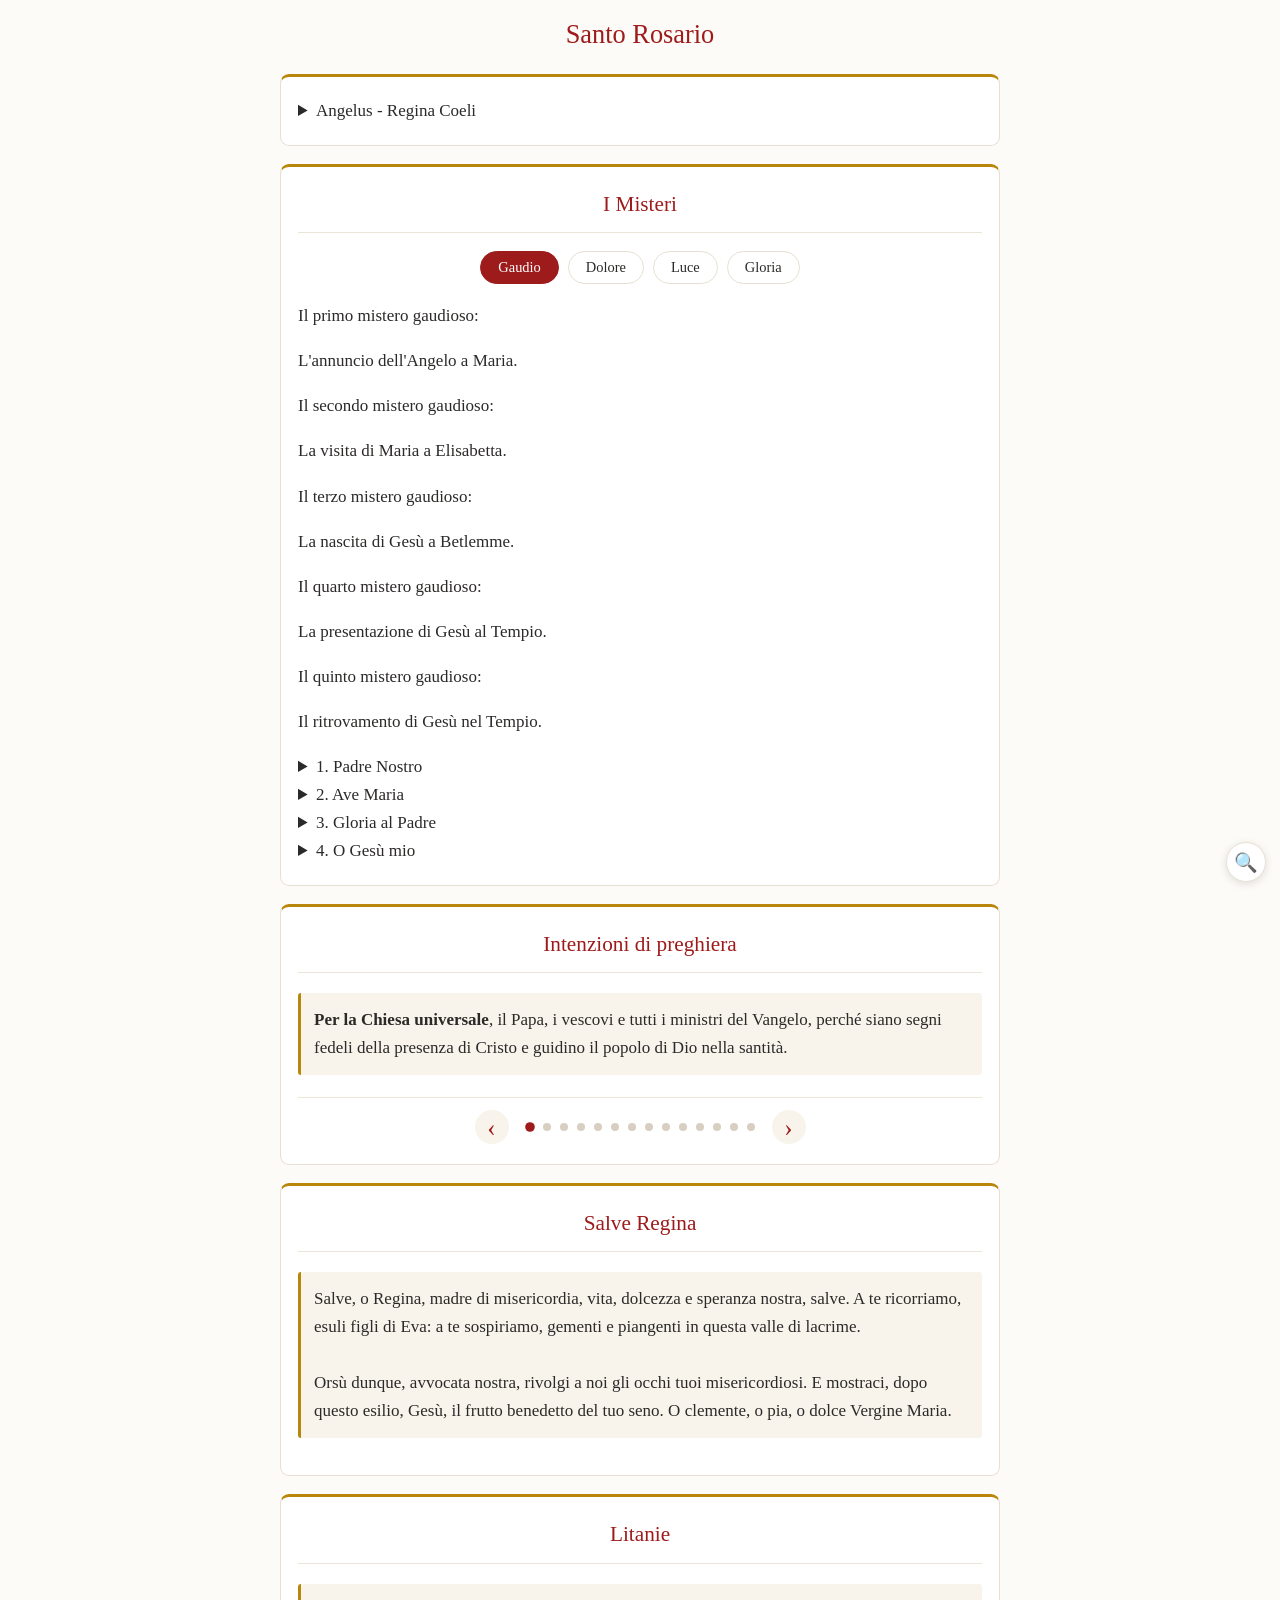
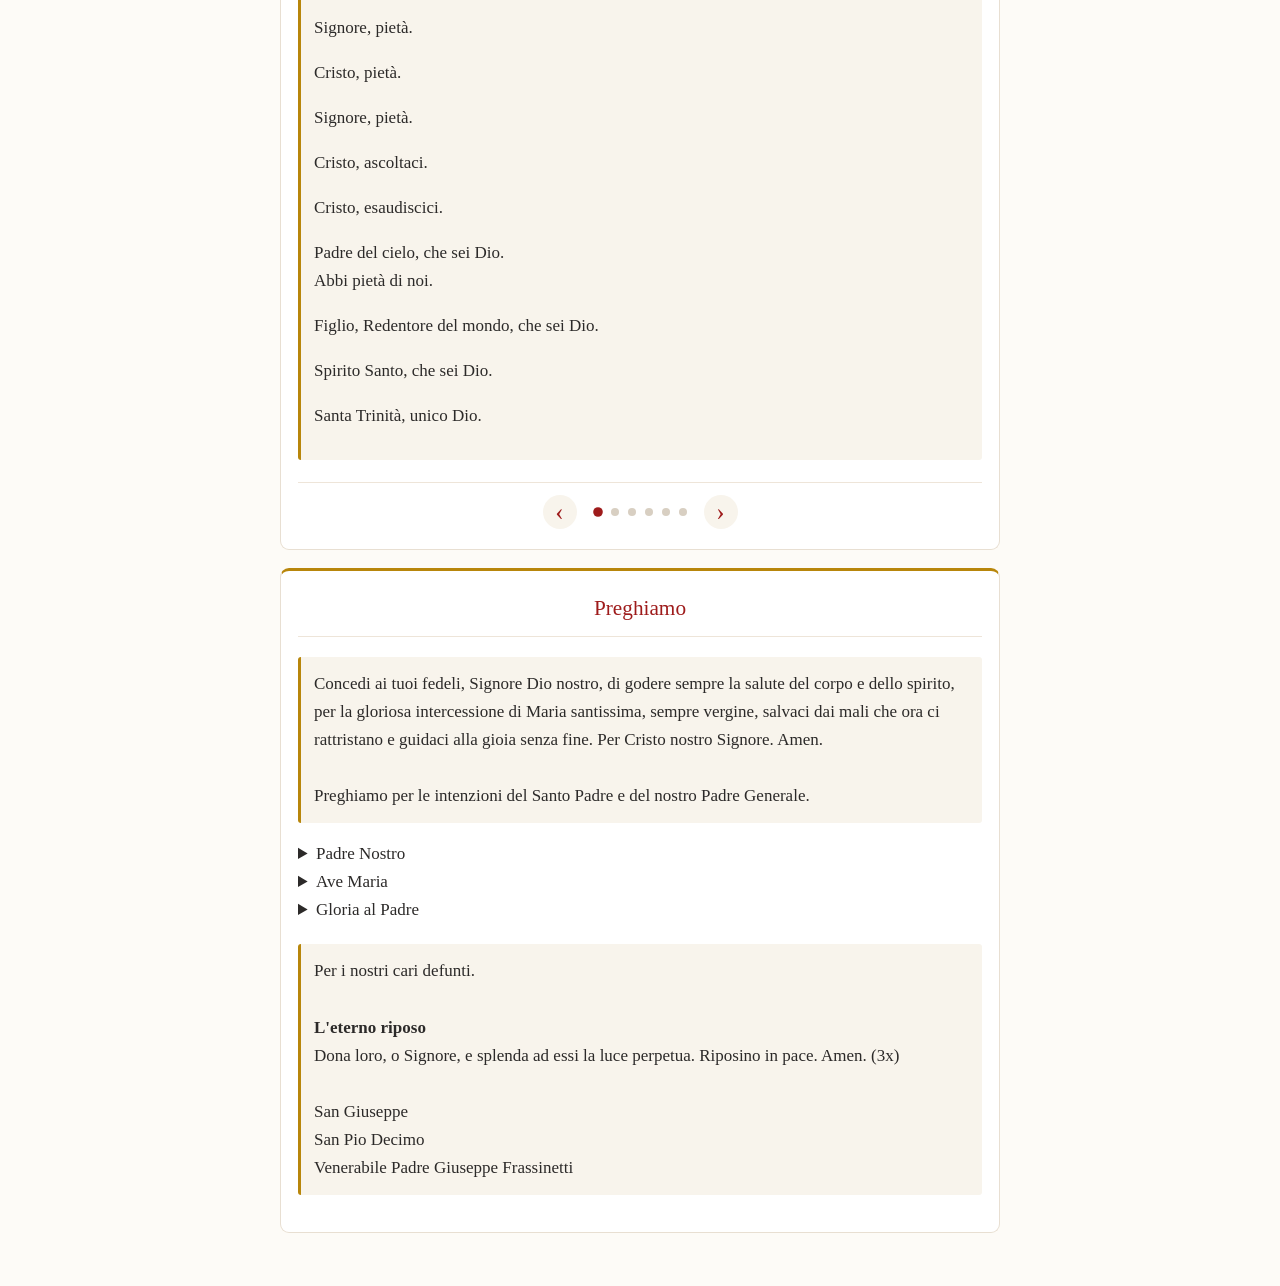
<file: rosary.html>
<!DOCTYPE html>
<html lang="it">

<head>
    <meta charset="UTF-8">
    <meta name="viewport" content="width=device-width, initial-scale=1.0">

    <title>Santo Rosario</title>

    <link rel="stylesheet" href="css/style.css">
    <link rel="manifest" href="manifest.webmanifest">

    <meta name="theme-color" content="#4aaee8">
    <meta name="apple-mobile-web-app-capable" content="yes">
    <meta name="apple-mobile-web-app-status-bar-style" content="default">
    <meta name="apple-mobile-web-app-title" content="Preghiera">
</head>

<body data-zoom="true">

<main class="prayer-container">

    <header class="page-header">
        <h1>Santo Rosario</h1>
    </header>


    <!-- =========================================
         1. ANGELUS / REGINA COELI
    ========================================== -->

    <section class="prayer-card">

        <details>
            <summary>Angelus - Regina Coeli</summary>

            <div class="content-slider">

                <div class="slider-pages">

                    <!-- ANGELUS -->
                    <article class="slider-page active">

                        <h2 class="slider-title">Angelus</h2>

                        <div class="prayer-text">

                            <p>
                                L'angelo del Signore portò l'annuncio a Maria.
                            </p>

                            <p class="response">
                                R. Ed ella concepì per opera dello Spirito Santo.
                            </p>

                            <p class="prayer">
                                Ave, o Maria, piena di grazia,
                                il Signore è con te.
                                Tu sei benedetta fra le donne
                                e benedetto è il frutto del tuo seno, Gesù.

                                <br><br>

                                Santa Maria, Madre di Dio,
                                prega per noi peccatori,
                                adesso e nell'ora della nostra morte.
                                Amen.
                            </p>

                            <p>
                                Eccomi, sono la serva del Signore.
                            </p>

                            <p class="response">
                                R. Si compia in me la tua parola.
                            </p>

                            <p class="prayer">
                                Ave, o Maria...
                            </p>

                            <p>
                                E il Verbo si fece carne.
                            </p>

                            <p class="response">
                                R. E venne ad abitare in mezzo a noi.
                            </p>

                            <p class="prayer">
                                Ave, o Maria...
                            </p>

                            <p>
                                Prega per noi, santa Madre di Dio.
                            </p>

                            <p class="response">
                                R. Perché siamo resi degni delle promesse di Cristo.
                            </p>

                            <h3>Preghiamo</h3>

                            <p class="justify">
                                Infondi nel nostro spirito la tua grazia, o Padre;
                                tu, che nell'annuncio dell'angelo ci hai rivelato
                                l'incarnazione di Cristo tuo Figlio,
                                per la sua passione e la sua croce
                                guidaci alla gloria della risurrezione.
                                Per Cristo nostro Signore. Amen.
                            </p>

                            <p class="prayer">
                                <strong>Gloria al Padre e al Figlio e allo Spirito Santo</strong><br>
                                Come era nel principio e ora e sempre,
                                nei secoli dei secoli. Amen. (3x)

                                <br><br>

                                <strong>L'eterno riposo</strong><br>
                                Dona loro, o Signore, e splenda ad essi la luce perpetua.
                                Riposino in pace. Amen.
                            </p>

                        </div>

                    </article>


                    <!-- REGINA COELI -->
                    <article class="slider-page">

                        <h2 class="slider-title">Regina Coeli</h2>

                        <div class="language-container">

                            <div class="language-buttons">
                                <button type="button"
                                    class="language-button active"
                                    data-language-target="regina-italiano">
                                    Italiano
                                </button>

                                <button type="button"
                                    class="language-button"
                                    data-language-target="regina-latino">
                                    Latino
                                </button>
                            </div>

                            <!-- ITALIANO -->
                            <div id="regina-italiano"
                                class="prayer-language active">

                                <p>
                                    <strong>
                                        Regina dei cieli, rallegrati, alleluia.
                                    </strong><br>

                                    Cristo, che hai portato nel grembo, alleluia,
                                    è risorto, come aveva promesso, alleluia.<br>

                                    Prega il Signore per noi, alleluia.
                                </p>

                                <p>
                                    <strong>
                                        Gioisci e rallegrati, Vergine Maria, alleluia.
                                    </strong><br>

                                    Perché il Signore è veramente risorto, alleluia.
                                </p>

                                <h3>Preghiamo</h3>

                                <p class="justify">
                                    O Dio, che nella gloriosa risurrezione del tuo Figlio
                                    hai ridato la gioia al mondo intero,
                                    per intercessione della Vergine Maria
                                    concedi a noi di godere la gioia della vita eterna.
                                    Per Cristo nostro Signore. Amen.
                                </p>

                                <p class="prayer">
                                    <strong>Gloria al Padre e al Figlio e allo Spirito Santo</strong><br>
                                    Come era nel principio, e ora e sempre,
                                    nei secoli dei secoli. Amen. (3x)

                                    <br><br>

                                    <strong>L'eterno riposo</strong><br>
                                    Dona loro, o Signore, e splenda ad essi la luce perpetua.
                                    Riposino in pace. Amen.
                                </p>

                            </div>


                            <!-- LATINO -->
                            <div id="regina-latino"
                                class="prayer-language">

                                <p>
                                    <strong>Regína caeli laetáre, allelúia.</strong><br>

                                    Quia quem meruísti portáre, allelúia.<br>

                                    Resurréxit, sicut dixit, allelúia.<br>

                                    Ora pro nobis Deum, allelúia.
                                </p>

                                <p>
                                    <strong>
                                        Gaude et laetáre, Virgo María, allelúia.
                                    </strong><br>

                                    Quia surréxit Dóminus vere, allelúia.
                                </p>

                                <h3>Oremus</h3>

                                <p class="justify">
                                    Deus, qui per resurrectiónem Fílii tui,
                                    Dómini nostri Iesu Christi,
                                    mundum laetificáre dignátus es:
                                    praesta, quaesumus, ut per eius Genetrícem
                                    Virginem Maríam perpétuae capiámus gáudia vitae.
                                    Per Christum Dóminum nostrum. Amen.
                                </p>

                                <p class="prayer">
                                    <strong>Gloria Patri, et Filio, et Spiritui Sancto.</strong><br>
                                    Sicut erat in principio, et nunc, et semper,
                                    et in saecula saeculorum. Amen. (3x)

                                    <br><br>

                                    <strong>Réquiem ætérnam</strong><br>
                                    Dona eis, Dómine, et lux perpétua lúceat eis.
                                    Requiéscant in pace. Amen.
                                </p>

                            </div>

                        </div>

                    </article>

                </div>

                <nav class="slider-navigation" aria-label="Angelus e Regina Coeli">

                    <button type="button" class="slider-prev"
                        aria-label="Precedente">‹</button>

                    <div class="slider-dots"></div>

                    <button type="button" class="slider-next"
                        aria-label="Successiva">›</button>

                </nav>

            </div>

        </details>

    </section>


    <!-- =========================================
         2. I MISTERI
    ========================================== -->

    <section class="prayer-card">

        <h2>I Misteri</h2>

        <div class="language-container">

            <div class="language-buttons">

                <button type="button" class="language-button active"
                    data-language-target="gaudioso">
                    Gaudio
                </button>

                <button type="button" class="language-button"
                    data-language-target="doloroso">
                    Dolore
                </button>

                <button type="button" class="language-button"
                    data-language-target="luminoso">
                    Luce
                </button>

                <button type="button" class="language-button"
                    data-language-target="glorioso">
                    Gloria
                </button>

            </div>


            <!-- GAUDIOSO -->
            <div id="gaudioso" class="prayer-language active">

                <div class="mysteries-list">

                    <span>Il primo mistero gaudioso:</span>
                    <p>L'annuncio dell'Angelo a Maria.</p>

                    <span>Il secondo mistero gaudioso:</span>
                    <p>La visita di Maria a Elisabetta.</p>

                    <span>Il terzo mistero gaudioso:</span>
                    <p>La nascita di Gesù a Betlemme.</p>

                    <span>Il quarto mistero gaudioso:</span>
                    <p>La presentazione di Gesù al Tempio.</p>

                    <span>Il quinto mistero gaudioso:</span>
                    <p>Il ritrovamento di Gesù nel Tempio.</p>

                </div>

            </div>


            <!-- DOLOROSO -->
            <div id="doloroso" class="prayer-language">

                <div class="mysteries-list">

                    <span>Il primo mistero doloroso:</span>
                    <p>Gesù nell'orto degli Ulivi.</p>

                    <span>Il secondo mistero doloroso:</span>
                    <p>Gesù flagellato alla colonna.</p>

                    <span>Il terzo mistero doloroso:</span>
                    <p>Gesù è coronato di spine.</p>

                    <span>Il quarto mistero doloroso:</span>
                    <p>Gesù sale al Calvario.</p>

                    <span>Il quinto mistero doloroso:</span>
                    <p>Gesù muore in Croce.</p>

                </div>

            </div>


            <!-- LUMINOSO -->
            <div id="luminoso" class="prayer-language">

                <div class="mysteries-list">

                    <span>Il primo mistero luminoso:</span>
                    <p>Il battesimo di Gesù al Giordano.</p>

                    <span>Il secondo mistero luminoso:</span>
                    <p>L'auto-rivelazione di Gesù alle nozze di Cana.</p>

                    <span>Il terzo mistero luminoso:</span>
                    <p>L'annuncio del Regno di Dio con l'invito alla conversione.</p>

                    <span>Il quarto mistero luminoso:</span>
                    <p>La trasfigurazione di Gesù sul Tabor.</p>

                    <span>Il quinto mistero luminoso:</span>
                    <p>L'istituzione dell'Eucaristia.</p>

                </div>

            </div>


            <!-- GLORIOSO -->
            <div id="glorioso" class="prayer-language">

                <div class="mysteries-list">

                    <span>Il primo mistero glorioso:</span>
                    <p>Gesù risorge da morte.</p>

                    <span>Il secondo mistero glorioso:</span>
                    <p>Gesù ascende al cielo.</p>

                    <span>Il terzo mistero glorioso:</span>
                    <p>La discesa dello Spirito Santo.</p>

                    <span>Il quarto mistero glorioso:</span>
                    <p>L'assunzione di Maria al cielo.</p>

                    <span>Il quinto mistero glorioso:</span>
                    <p>Maria, Regina del cielo e della terra.</p>

                </div>

            </div>

        </div>


        <!-- PREGHIERE DEL ROSARIO -->

        <details class="subdetails">

            <summary>1. Padre Nostro</summary>

            <p class="prayer">
                Padre nostro che sei nei cieli,<br>
                sia santificato il tuo nome,<br>
                venga il tuo regno,<br>
                sia fatta la tua volontà,<br>
                come in cielo così in terra.<br><br>

                Dacci oggi il nostro pane quotidiano,<br>
                e rimetti a noi i nostri debiti<br>
                come anche noi li rimettiamo ai nostri debitori,<br>
                e non abbandonarci alla tentazione,<br>
                ma liberaci dal male.<br>
                Amen.
            </p>

        </details>


        <details class="subdetails">

            <summary>2. Ave Maria</summary>

            <p class="prayer">
                Ave, o Maria, piena di grazia,<br>
                il Signore è con te.<br>
                Tu sei benedetta fra le donne<br>
                e benedetto è il frutto del tuo seno Gesù.<br><br>

                Santa Maria, Madre di Dio,<br>
                prega per noi peccatori,<br>
                adesso e nell'ora della nostra morte.<br>
                Amen.
            </p>

        </details>


        <details class="subdetails">

            <summary>3. Gloria al Padre</summary>

            <p class="prayer">
                Gloria al Padre e al Figlio<br>
                e allo Spirito Santo.<br><br>

                Come era nel principio,<br>
                e ora e sempre,<br>
                nei secoli dei secoli.<br>
                Amen.
            </p>

        </details>


        <details class="subdetails">

            <summary>4. O Gesù mio</summary>

            <p class="prayer">
                O Gesù mio, perdona le nostre colpe,
                preservaci dal fuoco dell'inferno,
                porta in cielo tutte le anime,
                specialmente le più bisognose della tua misericordia
                [e donaci sante vocazioni].
            </p>

        </details>

    </section>


    <!-- =========================================
         3. INTENZIONI DI PREGHIERA
    ========================================== -->

    <section class="prayer-card">

        <h2>Intenzioni di preghiera</h2>

        <div class="content-slider">

            <div class="slider-pages">

                <article class="slider-page active">
                    <p class="prayer">
                        <strong>Per la Chiesa universale</strong>, il Papa,
                        i vescovi e tutti i ministri del Vangelo, perché siano
                        segni fedeli della presenza di Cristo e guidino il
                        popolo di Dio nella santità.
                    </p>
                </article>

                <article class="slider-page">
                    <p class="prayer">
                        <strong>Per la pace tra le nazioni</strong>, perché
                        il Signore estingua ogni guerra, violenza e odio,
                        e faccia crescere nel mondo la giustizia e la fraternità.
                    </p>
                </article>

                <article class="slider-page">
                    <p class="prayer">
                        <strong>Per la nostra comunità parrocchiale</strong>
                        e per la nostra congregazione religiosa, perché vivano
                        nell'unità, nella fedeltà alla vocazione e nel generoso
                        servizio ai fratelli.
                    </p>
                </article>

                <article class="slider-page">
                    <p class="prayer">
                        <strong>Per le nostre famiglie</strong>, i parenti
                        e gli amici, perché il Signore li custodisca nella
                        salute del corpo e dello spirito e li protegga da
                        ogni pericolo.
                    </p>
                </article>

                <article class="slider-page">
                    <p class="prayer">
                        <strong>Per le famiglie provate</strong> da difficoltà
                        e divisioni, perché trovino riconciliazione, sostegno
                        e nuova speranza nell'amore di Dio.
                    </p>
                </article>

                <article class="slider-page">
                    <p class="prayer">
                        <strong>Per i poveri</strong>, i bisognosi e tutti
                        coloro che soffrono la mancanza del necessario,
                        perché non siano lasciati soli e incontrino mani
                        aperte e cuori generosi.
                    </p>
                </article>

                <article class="slider-page">
                    <p class="prayer">
                        <strong>Per i nostri benefattori</strong> e per
                        quanto portano nel cuore, perché il Signore
                        ricompensi la loro carità e accolga le loro
                        preghiere e intenzioni.
                    </p>
                </article>

                <article class="slider-page">
                    <p class="prayer">
                        <strong>Per i malati</strong> e gli afflitti,
                        perché sperimentino la consolazione del Signore
                        e ricevano forza e guarigione.
                    </p>
                </article>

                <article class="slider-page">
                    <p class="prayer">
                        <strong>Per i seminaristi</strong> e per coloro
                        che hanno seguito altre strade dopo il seminario,
                        perché Dio continui a guidare i loro passi e li
                        sostenga nella fedeltà alla sua volontà.
                    </p>
                </article>

                <article class="slider-page">
                    <p class="prayer">
                        <strong>Per i sacerdoti</strong>, i fratelli e
                        le sorelle religiose, perché perseverino con gioia
                        nella sequela di Cristo e siano sostenuti nelle
                        prove e nelle fatiche quotidiane.
                    </p>
                </article>

                <article class="slider-page">
                    <p class="prayer">
                        <strong>Per quanti soffrono</strong> a causa di
                        calamità naturali, perché trovino aiuto e conforto,
                        e per le vittime, perché il Signore doni loro
                        il riposo eterno.
                    </p>
                </article>

                <article class="slider-page">
                    <p class="prayer">
                        <strong>Per tutte le comunità</strong> di cui
                        facciamo parte, oggi e nel passato, perché crescano
                        nella comunione e nella carità fraterna.
                    </p>
                </article>

                <article class="slider-page">
                    <p class="prayer">
                        <strong>Per i nostri fratelli</strong> e sorelle
                        protestanti, perché lo Spirito Santo li illumini
                        e li guidi verso la verità.
                    </p>
                </article>

                <article class="slider-page">
                    <p class="prayer">
                        <strong>Per tutti i fedeli defunti</strong>,
                        perché il Signore conceda loro il riposo eterno
                        e la pace nella sua presenza.
                    </p>
                </article>

            </div>

            <nav class="slider-navigation"
                aria-label="Intenzioni di preghiera">

                <button type="button" class="slider-prev"
                    aria-label="Intenzione precedente">‹</button>

                <div class="slider-dots"></div>

                <button type="button" class="slider-next"
                    aria-label="Intenzione successiva">›</button>

            </nav>

        </div>

    </section>


    <!-- =========================================
         4. SALVE REGINA
    ========================================== -->

    <section class="prayer-card">

        <h2>Salve Regina</h2>

        <p class="prayer">
            Salve, o Regina, madre di misericordia, vita, dolcezza e
            speranza nostra, salve. A te ricorriamo, esuli figli di Eva:
            a te sospiriamo, gementi e piangenti in questa valle di lacrime.

            <br><br>

            Orsù dunque, avvocata nostra, rivolgi a noi gli occhi tuoi
            misericordiosi. E mostraci, dopo questo esilio, Gesù,
            il frutto benedetto del tuo seno.
            O clemente, o pia, o dolce Vergine Maria.
        </p>

    </section>


    <!-- =========================================
         5. LITANIE
    ========================================== -->

    <section class="prayer-card">

        <h2>Litanie</h2>

        <div class="content-slider">

            <div class="slider-pages">


                <!-- PAGINA 1 -->
                <article class="slider-page active">

                    <div class="prayer litany">

                        <p>Signore, pietà.</p>
                        <p>Cristo, pietà.</p>
                        <p>Signore, pietà.</p>
                        <p>Cristo, ascoltaci.</p>
                        <p>Cristo, esaudiscici.</p>

                        <p>
                            Padre del cielo, che sei Dio.<br>
                            <span class="response">Abbi pietà di noi.</span>
                        </p>

                        <p>Figlio, Redentore del mondo, che sei Dio.</p>
                        <p>Spirito Santo, che sei Dio.</p>
                        <p>Santa Trinità, unico Dio.</p>

                    </div>

                </article>


                <!-- PAGINA 2 -->
                <article class="slider-page">

                    <div class="prayer litany">

                        <p>
                            Santa Maria.<br>
                            <span class="response">Prega per noi.</span>
                        </p>

                        <p>Santa Madre di Dio.</p>
                        <p>Santa Vergine delle vergini.</p>
                        <p>Madre di Cristo.</p>
                        <p>Madre della Chiesa.</p>
                        <p>Madre di misericordia.</p>
                        <p>Madre della divina grazia.</p>
                        <p>Madre della speranza.</p>
                        <p>Madre purissima.</p>
                        <p>Madre castissima.</p>
                        <p>Madre sempre vergine.</p>
                        <p>Madre immacolata.</p>
                        <p>Madre degna d'amore.</p>
                        <p>Madre ammirabile.</p>
                        <p>Madre del buon consiglio.</p>
                        <p>Madre del Creatore.</p>
                        <p>Madre del Salvatore.</p>

                    </div>

                </article>


                <!-- PAGINA 3 -->
                <article class="slider-page">

                    <div class="prayer litany">

                        <p>Vergine prudente.</p>
                        <p>Vergine degna di onore.</p>
                        <p>Vergine degna di lode.</p>
                        <p>Vergine potente.</p>
                        <p>Vergine clemente.</p>
                        <p>Vergine fedele.</p>

                        <p>Specchio di perfezione.</p>
                        <p>Sede della Sapienza.</p>
                        <p>Fonte della nostra gioia.</p>
                        <p>Tempio dello Spirito Santo.</p>
                        <p>Tabernacolo dell'eterna gloria.</p>
                        <p>Dimora consacrata di Dio.</p>
                        <p>Rosa mistica.</p>

                    </div>

                </article>


                <!-- PAGINA 4 -->
                <article class="slider-page">

                    <div class="prayer litany">

                        <p>Torre della santa città di Davide.</p>
                        <p>Fortezza inespugnabile.</p>
                        <p>Santuario della divina presenza.</p>
                        <p>Arca dell'alleanza.</p>
                        <p>Porta del cielo.</p>
                        <p>Stella del mattino.</p>

                        <p>Salute degli infermi.</p>
                        <p>Rifugio dei peccatori.</p>
                        <p>Conforto dei migranti.</p>
                        <p>Consolatrice degli afflitti.</p>
                        <p>Aiuto dei cristiani.</p>

                    </div>

                </article>


                <!-- PAGINA 5 -->
                <article class="slider-page">

                    <div class="prayer litany">

                        <p>Regina degli angeli.</p>
                        <p>Regina dei patriarchi.</p>
                        <p>Regina dei profeti.</p>
                        <p>Regina degli Apostoli.</p>
                        <p>Regina dei martiri.</p>
                        <p>Regina dei confessori della fede.</p>
                        <p>Regina delle vergini.</p>
                        <p>Regina di tutti i santi.</p>
                        <p>Regina concepita senza peccato.</p>
                        <p>Regina assunta in cielo.</p>
                        <p>Regina del rosario.</p>
                        <p>Regina della famiglia.</p>
                        <p>Regina della pace.</p>

                    </div>

                </article>


                <!-- PAGINA 6 -->
                <article class="slider-page">

                    <div class="prayer litany">

                        <p>
                            Agnello di Dio che togli i peccati del mondo.<br>
                            <span class="response">Perdonaci, o Signore.</span>
                        </p>

                        <p>
                            Agnello di Dio che togli i peccati del mondo.<br>
                            <span class="response">Ascoltaci, o Signore.</span>
                        </p>

                        <p>
                            Agnello di Dio che togli i peccati del mondo.<br>
                            <span class="response">Abbi pietà di noi.</span>
                        </p>

                        <p>Prega per noi, Santa Madre di Dio.</p>

                        <p>
                            <span class="response">
                                Perché siamo resi degni delle promesse di Cristo.
                            </span>
                        </p>

                    </div>

                </article>

            </div>


            <nav class="slider-navigation" aria-label="Litanie">

                <button type="button" class="slider-prev"
                    aria-label="Pagina precedente">‹</button>

                <div class="slider-dots"></div>

                <button type="button" class="slider-next"
                    aria-label="Pagina successiva">›</button>

            </nav>

        </div>

    </section>


    <!-- =========================================
         6. PREGHIAMO
    ========================================== -->

    <section class="prayer-card">

        <h2>Preghiamo</h2>

        <p class="prayer">
            Concedi ai tuoi fedeli, Signore Dio nostro, di godere sempre
            la salute del corpo e dello spirito, per la gloriosa
            intercessione di Maria santissima, sempre vergine,
            salvaci dai mali che ora ci rattristano e guidaci alla
            gioia senza fine. Per Cristo nostro Signore. Amen.

            <br><br>

            Preghiamo per le intenzioni del Santo Padre e del nostro
            Padre Generale.
        </p>


        <details class="subdetails">

            <summary>Padre Nostro</summary>

            <p class="prayer">
                Padre nostro che sei nei cieli,<br>
                sia santificato il tuo nome,<br>
                venga il tuo regno,<br>
                sia fatta la tua volontà,<br>
                come in cielo così in terra.<br><br>

                Dacci oggi il nostro pane quotidiano,<br>
                e rimetti a noi i nostri debiti<br>
                come anche noi li rimettiamo ai nostri debitori,<br>
                e non abbandonarci alla tentazione,<br>
                ma liberaci dal male.<br>
                Amen.
            </p>

        </details>


        <details class="subdetails">

            <summary>Ave Maria</summary>

            <p class="prayer">
                Ave, o Maria, piena di grazia,<br>
                il Signore è con te.<br>
                Tu sei benedetta fra le donne<br>
                e benedetto è il frutto del tuo seno Gesù.<br><br>

                Santa Maria, Madre di Dio,<br>
                prega per noi peccatori,<br>
                adesso e nell'ora della nostra morte.<br>
                Amen.
            </p>

        </details>


        <details class="subdetails">

            <summary>Gloria al Padre</summary>

            <p class="prayer">
                Gloria al Padre e al Figlio<br>
                e allo Spirito Santo.<br><br>

                Come era nel principio,<br>
                e ora e sempre,<br>
                nei secoli dei secoli.<br>
                Amen.
            </p>

        </details>


        <p class="prayer">

            Per i nostri cari defunti.

            <br><br>

            <strong>L'eterno riposo</strong><br>
            Dona loro, o Signore, e splenda ad essi la luce perpetua.
            Riposino in pace. Amen. (3x)

            <br><br>

            San Giuseppe<br>
            San Pio Decimo<br>
            Venerabile Padre Giuseppe Frassinetti

        </p>

    </section>

</main>


<script src="js/app.js"></script>

</body>
</html>
</file>
<file: css/style.css>
/* =========================================
   GENERAL STYLE
========================================= */

:root {
    --rubric-red: #9e1b1b;
    --gold-accent: #b8860b;
    --text-dark: #2c2a29;
    --bg-parchment: #fdfbf7;
    --soft-beige: #f8f4ec;
    --border-color: #e8dfd2;

    --prayer-font-size: 17px;
}

* {
    box-sizing: border-box;
}

body {
    margin: 0;
    padding: 18px 12px 35px;
    background: var(--bg-parchment);
    color: var(--text-dark);
    font-family: Georgia, "Times New Roman", serif;
    font-size: var(--prayer-font-size);
    line-height: 1.65;
}


/* =========================================
   MAIN CONTAINER
========================================= */

.prayer-container {
    width: 100%;
    max-width: 720px;
    margin: 0 auto;
}

.page-header {
    text-align: center;
    margin-bottom: 22px;
}

.page-header h1 {
    margin: 0;
    color: var(--rubric-red);
    font-size: 1.55em;
    font-weight: normal;
    line-height: 1.3;
}


/* =========================================
   PRAYER CARDS
========================================= */

.prayer-card {
    background: #ffffff;
    border: 1px solid var(--border-color);
    border-top: 3px solid var(--gold-accent);
    border-radius: 9px;
    padding: 20px 17px;
    margin-bottom: 18px;
}

.prayer-card h2 {
    margin: 0 0 18px;
    padding-bottom: 10px;
    color: var(--rubric-red);
    font-size: 1.25em;
    font-weight: normal;
    text-align: center;
    border-bottom: 1px solid #eee5d9;
}


/* =========================================
   PRAYER TEXT
========================================= */

.prayer-text {
    font-size: var(--prayer-font-size);
    line-height: 1.7;
}

.prayer-text p {
    margin: 0 0 13px;
}

.prayer-text p:last-child {
    margin-bottom: 0;
}

.rubric {
    color: var(--rubric-red);
    font-weight: bold;
}

.prayer {
    margin-top: 20px !important;
    padding: 13px;
    background: var(--soft-beige);
    border-left: 3px solid var(--gold-accent);
    border-radius: 3px;
}


/* =========================================
   GENERIC SLIDER
   Multiple independent sliders supported
========================================= */

.content-slider {
    width: 100%;
}

.slider-pages {
    width: 100%;
}

.slider-page {
    display: none;
    animation: sliderFade 0.25s ease;
}

.slider-page.active {
    display: block;
}

@keyframes sliderFade {
    from {
        opacity: 0;
    }

    to {
        opacity: 1;
    }
}


/* =========================================
   SLIDER NAVIGATION
========================================= */

.slider-navigation {
    display: flex;
    align-items: center;
    justify-content: center;
    gap: 17px;
    margin-top: 22px;
    padding-top: 12px;
    border-top: 1px solid #eee5d9;
}

.slider-prev,
.slider-next {
    display: flex;
    align-items: center;
    justify-content: center;

    width: 34px;
    height: 34px;

    border: none;
    border-radius: 50%;
    background: var(--soft-beige);

    color: var(--rubric-red);
    font-family: Georgia, serif;
    font-size: 25px;
    line-height: 1;

    cursor: pointer;
}

.slider-prev:disabled,
.slider-next:disabled {
    opacity: 0.35;
    cursor: default;
}

.slider-dots {
    display: flex;
    align-items: center;
    justify-content: center;
    gap: 9px;
}

.slider-dot {
    width: 8px;
    height: 8px;
    padding: 0;

    border: none;
    border-radius: 50%;
    background: #d8cfc2;

    cursor: pointer;
}

.slider-dot.active {
    background: var(--rubric-red);
    transform: scale(1.2);
}


/* =========================================
   LANGUAGE SELECTOR
========================================= */

.language-container {
    width: 100%;
}

.language-buttons {
    display: flex;
    justify-content: center;
    gap: 9px;
    margin-bottom: 18px;
}

.language-button {
    padding: 7px 17px;
    border: 1px solid var(--border-color);
    border-radius: 20px;
    background: #ffffff;

    color: var(--text-dark);
    font-family: Georgia, serif;
    font-size: 0.85em;

    cursor: pointer;
}

.language-button.active {
    background: var(--rubric-red);
    border-color: var(--rubric-red);
    color: #ffffff;
}

.prayer-language {
    display: none;
}

.prayer-language.active {
    display: block;
}


/* =========================================
   ZOOM CONTROLS
========================================= */

.zoom-container {
    position: fixed;
    right: 14px;
    bottom: 18px;
    z-index: 1000;

    display: flex;
    flex-direction: column;
    align-items: center;
    gap: 8px;
}

.zoom-btn {
    width: 40px;
    height: 40px;

    border: 1px solid var(--border-color);
    border-radius: 50%;
    background: #ffffff;

    color: var(--rubric-red);
    font-size: 19px;

    box-shadow: 0 2px 8px rgba(0, 0, 0, 0.12);
    cursor: pointer;
}

.zoom-controls {
    display: none;
    flex-direction: column;
    gap: 8px;
}

.zoom-controls.show {
    display: flex;
}

.zoom-btn:disabled {
    opacity: 0.35;
    cursor: default;
}
</file>
